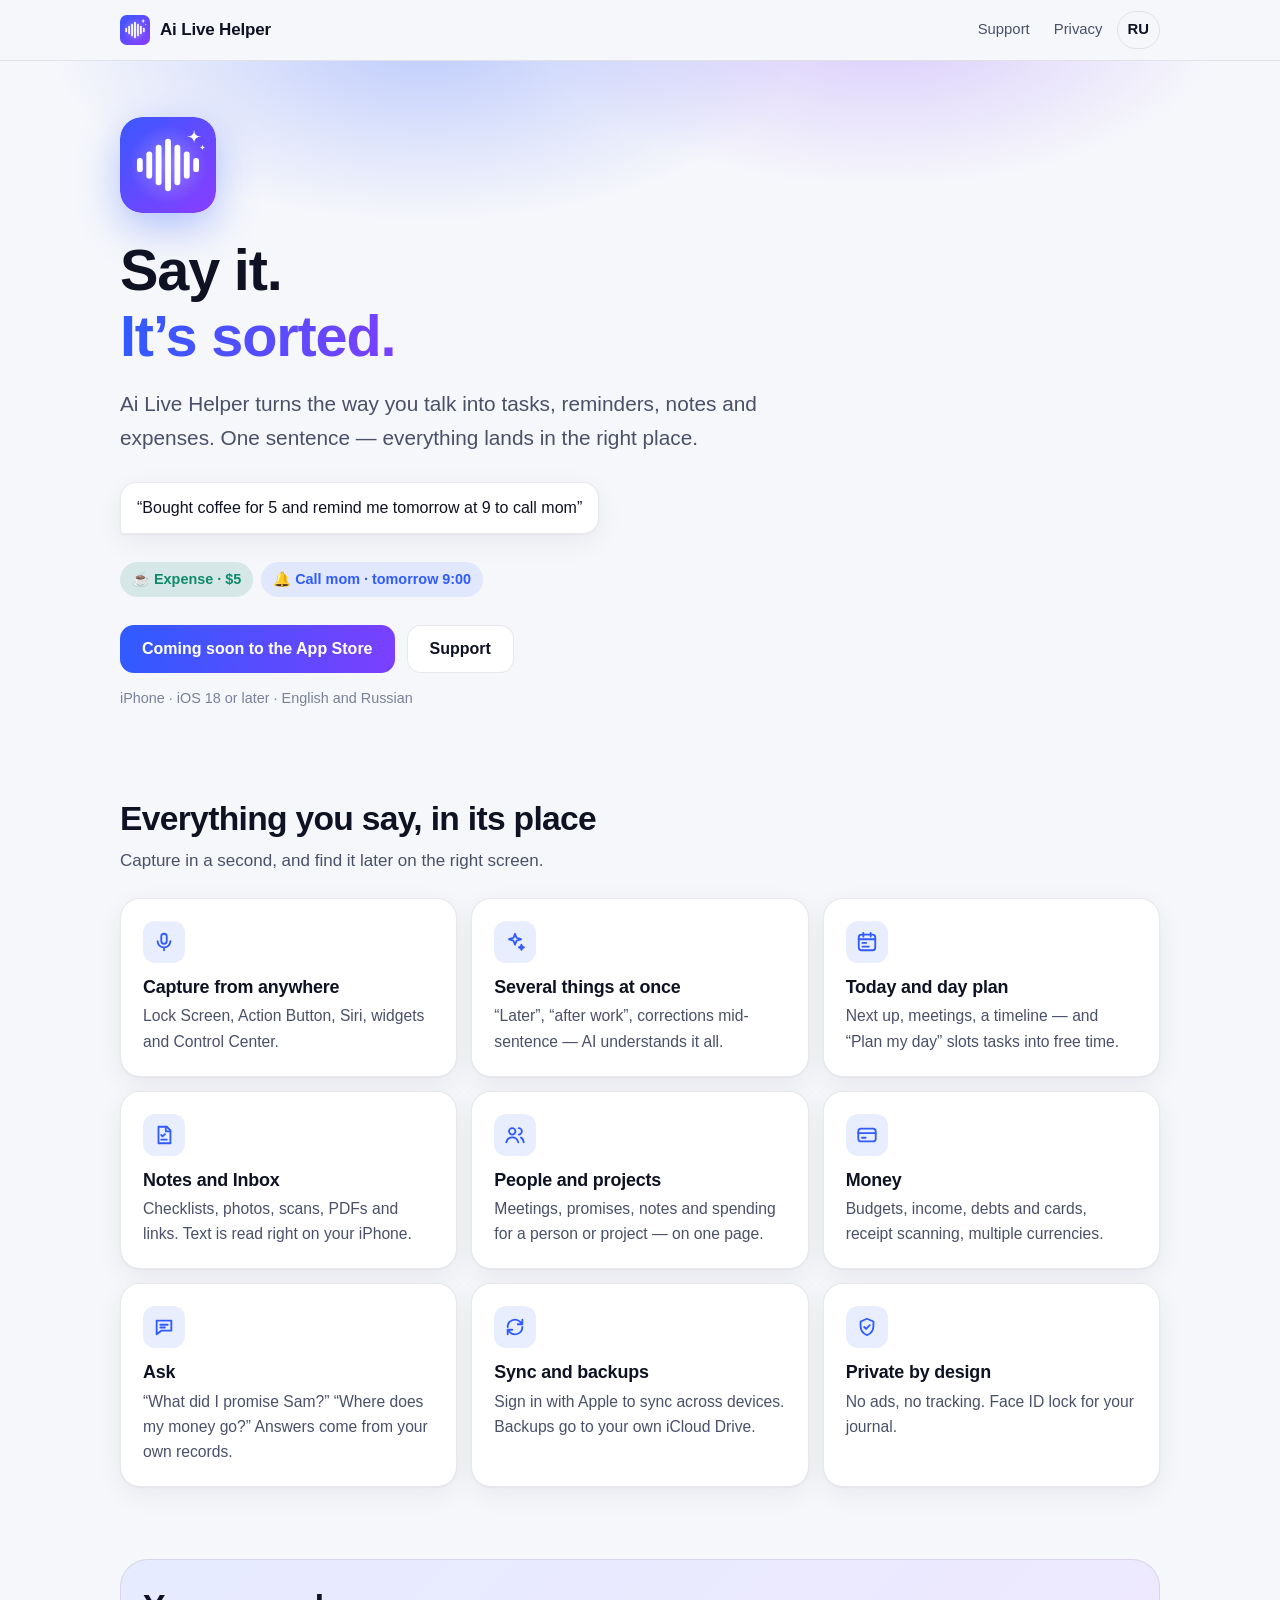
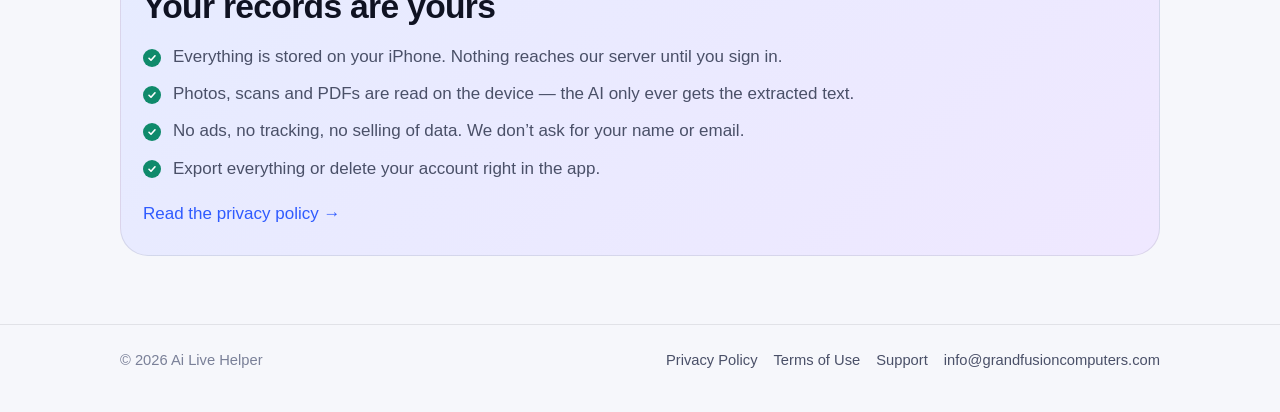
<file: index.html>
<!doctype html>
<html lang="ru">
<head>
<meta charset="utf-8">
<meta name="viewport" content="width=device-width, initial-scale=1, viewport-fit=cover">
<title>Ai Live Helper — скажи, и всё по местам</title>
<meta name="description" content="Ai Live Helper: дела, напоминания, заметки и траты голосом. Одна фраза — и всё разложено по местам. Say it. It’s sorted.">
<meta name="theme-color" content="#f6f7fb" media="(prefers-color-scheme: light)">
<meta name="theme-color" content="#0b0c14" media="(prefers-color-scheme: dark)">
<meta property="og:title" content="Ai Live Helper">
<meta property="og:description" content="Дела, напоминания, заметки и траты голосом. Say it. It’s sorted.">
<meta property="og:type" content="website">
<link rel="icon" href="icon.svg" type="image/svg+xml">
<link rel="apple-touch-icon" href="icon.svg">
<link rel="stylesheet" href="styles.css">
<!-- Язык: без #ru/#en показываем английский тем, у кого система не на русском. Больше скриптов на сайте нет. -->
<script>if(!location.hash&&!/^(ru|uk|be|kk)/i.test(navigator.language||""))location.replace("#en");</script>
</head>
<body>

<!-- ========================= ENGLISH ========================= -->
<div class="lang-en" id="en" lang="en">
<header class="site-header">
  <div class="wrap">
    <a class="brand" href="index.html#en"><img src="icon.svg" alt="" width="30" height="30">Ai Live Helper</a>
    <nav class="nav" aria-label="Site">
      <a href="support.html#en" class="hide-sm">Support</a>
      <a href="privacy.html#en" class="hide-sm">Privacy</a>
      <a class="switch" href="#ru" lang="ru" hreflang="ru" title="Русская версия">RU</a>
    </nav>
  </div>
</header>

<main>
  <div class="hero">
    <div class="wrap">
      <img class="icon" src="icon.svg" alt="Ai Live Helper app icon" width="96" height="96">
      <h1>Say it.<br><span class="grad">It’s sorted.</span></h1>
      <p class="lead">Ai Live Helper turns the way you talk into tasks, reminders, notes and expenses. One sentence — everything lands in the right place.</p>
      <p class="example">“Bought coffee for 5 and remind me tomorrow at 9 to call mom”</p>
      <div class="chips" aria-label="Result">
        <span class="chip money">☕ Expense · $5</span>
        <span class="chip">🔔 Call mom · tomorrow 9:00</span>
      </div>
      <div class="actions">
        <!-- Replace with the App Store link when the app is live. -->
        <a class="button" href="#en" aria-disabled="true">Coming soon to the App Store</a>
        <a class="button secondary" href="support.html#en">Support</a>
      </div>
      <p class="note" style="margin-top:14px">iPhone · iOS 18 or later · English and Russian</p>
    </div>
  </div>

  <section>
    <div class="wrap">
      <h2 class="section-title">Everything you say, in its place</h2>
      <p class="section-lead">Capture in a second, and find it later on the right screen.</p>
      <div class="grid three">
        <div class="card">
          <div class="glyph"><svg viewBox="0 0 24 24" fill="none" stroke="currentColor" stroke-width="2" stroke-linecap="round" stroke-linejoin="round" aria-hidden="true"><rect x="9" y="3" width="6" height="11" rx="3"/><path d="M5 11a7 7 0 0 0 14 0M12 18v3"/></svg></div>
          <h3>Capture from anywhere</h3>
          <p>Lock Screen, Action Button, Siri, widgets and Control Center.</p>
        </div>
        <div class="card">
          <div class="glyph"><svg viewBox="0 0 24 24" fill="none" stroke="currentColor" stroke-width="2" stroke-linecap="round" stroke-linejoin="round" aria-hidden="true"><path d="M12 3l1.8 4.6L18.5 9l-4.7 1.4L12 15l-1.8-4.6L5.5 9l4.7-1.4z"/><path d="M19 15l.8 2 2 .8-2 .8-.8 2-.8-2-2-.8 2-.8z"/></svg></div>
          <h3>Several things at once</h3>
          <p>“Later”, “after work”, corrections mid-sentence — AI understands it all.</p>
        </div>
        <div class="card">
          <div class="glyph"><svg viewBox="0 0 24 24" fill="none" stroke="currentColor" stroke-width="2" stroke-linecap="round" stroke-linejoin="round" aria-hidden="true"><rect x="3" y="4" width="18" height="17" rx="3"/><path d="M3 9h18M8 2v4M16 2v4M7 13h4M7 17h7"/></svg></div>
          <h3>Today and day plan</h3>
          <p>Next up, meetings, a timeline — and “Plan my day” slots tasks into free time.</p>
        </div>
        <div class="card">
          <div class="glyph"><svg viewBox="0 0 24 24" fill="none" stroke="currentColor" stroke-width="2" stroke-linecap="round" stroke-linejoin="round" aria-hidden="true"><path d="M6 3h9l4 4v14H6z"/><path d="M14 3v5h5M9 12l1.5 1.5L13 11M9 17h6"/></svg></div>
          <h3>Notes and Inbox</h3>
          <p>Checklists, photos, scans, PDFs and links. Text is read right on your iPhone.</p>
        </div>
        <div class="card">
          <div class="glyph"><svg viewBox="0 0 24 24" fill="none" stroke="currentColor" stroke-width="2" stroke-linecap="round" stroke-linejoin="round" aria-hidden="true"><circle cx="9" cy="8" r="3.5"/><path d="M2.5 20c.8-3.6 3.4-5.5 6.5-5.5s5.7 1.9 6.5 5.5"/><path d="M16 4.5a3.5 3.5 0 0 1 0 7M18.5 14.8c1.6.8 2.6 2.5 3 5.2"/></svg></div>
          <h3>People and projects</h3>
          <p>Meetings, promises, notes and spending for a person or project — on one page.</p>
        </div>
        <div class="card">
          <div class="glyph"><svg viewBox="0 0 24 24" fill="none" stroke="currentColor" stroke-width="2" stroke-linecap="round" stroke-linejoin="round" aria-hidden="true"><rect x="2.5" y="5" width="19" height="14" rx="3"/><path d="M2.5 10h19M6.5 15h4"/></svg></div>
          <h3>Money</h3>
          <p>Budgets, income, debts and cards, receipt scanning, multiple currencies.</p>
        </div>
        <div class="card">
          <div class="glyph"><svg viewBox="0 0 24 24" fill="none" stroke="currentColor" stroke-width="2" stroke-linecap="round" stroke-linejoin="round" aria-hidden="true"><path d="M4 5h16v11H9l-5 4z"/><path d="M8 9.5h8M8 12.5h5"/></svg></div>
          <h3>Ask</h3>
          <p>“What did I promise Sam?” “Where does my money go?” Answers come from your own records.</p>
        </div>
        <div class="card">
          <div class="glyph"><svg viewBox="0 0 24 24" fill="none" stroke="currentColor" stroke-width="2" stroke-linecap="round" stroke-linejoin="round" aria-hidden="true"><path d="M4 12a8 8 0 0 1 13.7-5.6L20 9M20 4v5h-5M20 12a8 8 0 0 1-13.7 5.6L4 15M4 20v-5h5"/></svg></div>
          <h3>Sync and backups</h3>
          <p>Sign in with Apple to sync across devices. Backups go to your own iCloud Drive.</p>
        </div>
        <div class="card">
          <div class="glyph"><svg viewBox="0 0 24 24" fill="none" stroke="currentColor" stroke-width="2" stroke-linecap="round" stroke-linejoin="round" aria-hidden="true"><path d="M12 3l7 3v5c0 4.6-3 8.4-7 10-4-1.6-7-5.4-7-10V6z"/><path d="M9 12l2 2 4-4"/></svg></div>
          <h3>Private by design</h3>
          <p>No ads, no tracking. Face ID lock for your journal.</p>
        </div>
      </div>
    </div>
  </section>

  <section>
    <div class="wrap">
      <div class="privacy-band">
        <h2 class="section-title">Your records are yours</h2>
        <ul class="checks">
          <li>Everything is stored on your iPhone. Nothing reaches our server until you sign in.</li>
          <li>Photos, scans and PDFs are read on the device — the AI only ever gets the extracted text.</li>
          <li>No ads, no tracking, no selling of data. We don’t ask for your name or email.</li>
          <li>Export everything or delete your account right in the app.</li>
        </ul>
        <p style="margin:18px 0 0"><a href="privacy.html#en">Read the privacy policy →</a></p>
      </div>
    </div>
  </section>
</main>

<footer class="site-footer">
  <div class="wrap">
    <span>© 2026 Ai Live Helper</span>
    <nav aria-label="Footer">
      <a href="privacy.html#en">Privacy Policy</a>
      <a href="terms.html#en">Terms of Use</a>
      <a href="support.html#en">Support</a>
      <a href="mailto:info@grandfusioncomputers.com">info@grandfusioncomputers.com</a>
    </nav>
  </div>
</footer>
</div>

<!-- ========================= РУССКИЙ ========================= -->
<div class="lang-ru" id="ru" lang="ru">
<header class="site-header">
  <div class="wrap">
    <a class="brand" href="index.html#ru"><img src="icon.svg" alt="" width="30" height="30">Ai Live Helper</a>
    <nav class="nav" aria-label="Сайт">
      <a href="support.html#ru" class="hide-sm">Поддержка</a>
      <a href="privacy.html#ru" class="hide-sm">Конфиденциальность</a>
      <a class="switch" href="#en" lang="en" hreflang="en" title="English version">EN</a>
    </nav>
  </div>
</header>

<main>
  <div class="hero">
    <div class="wrap">
      <img class="icon" src="icon.svg" alt="Значок приложения Ai Live Helper" width="96" height="96">
      <h1>Скажи —<br><span class="grad">и всё по местам.</span></h1>
      <p class="lead">Ai Live Helper превращает обычную речь в дела, напоминания, заметки и траты. Одна фраза — и всё разложено по своим местам.</p>
      <p class="example">«Купил кофе за 300 и напомни завтра в 9 позвонить маме»</p>
      <div class="chips" aria-label="Результат">
        <span class="chip money">☕ Трата · 300 ₽</span>
        <span class="chip">🔔 Позвонить маме · завтра 9:00</span>
      </div>
      <div class="actions">
        <!-- Заменить ссылкой на App Store после публикации. -->
        <a class="button" href="#ru" aria-disabled="true">Скоро в App Store</a>
        <a class="button secondary" href="support.html#ru">Поддержка</a>
      </div>
      <p class="note" style="margin-top:14px">iPhone · iOS 18 и новее · русский и английский</p>
    </div>
  </div>

  <section>
    <div class="wrap">
      <h2 class="section-title">Всё сказанное — на своих местах</h2>
      <p class="section-lead">Записать за секунду, а потом найти на нужном экране.</p>
      <div class="grid three">
        <div class="card">
          <div class="glyph"><svg viewBox="0 0 24 24" fill="none" stroke="currentColor" stroke-width="2" stroke-linecap="round" stroke-linejoin="round" aria-hidden="true"><rect x="9" y="3" width="6" height="11" rx="3"/><path d="M5 11a7 7 0 0 0 14 0M12 18v3"/></svg></div>
          <h3>Голосом откуда угодно</h3>
          <p>Экран блокировки, кнопка действия, Siri, виджеты и Пункт управления.</p>
        </div>
        <div class="card">
          <div class="glyph"><svg viewBox="0 0 24 24" fill="none" stroke="currentColor" stroke-width="2" stroke-linecap="round" stroke-linejoin="round" aria-hidden="true"><path d="M12 3l1.8 4.6L18.5 9l-4.7 1.4L12 15l-1.8-4.6L5.5 9l4.7-1.4z"/><path d="M19 15l.8 2 2 .8-2 .8-.8 2-.8-2-2-.8 2-.8z"/></svg></div>
          <h3>Несколько дел в одной фразе</h3>
          <p>«Потом», «после работы», оговорки на ходу — нейросеть понимает.</p>
        </div>
        <div class="card">
          <div class="glyph"><svg viewBox="0 0 24 24" fill="none" stroke="currentColor" stroke-width="2" stroke-linecap="round" stroke-linejoin="round" aria-hidden="true"><rect x="3" y="4" width="18" height="17" rx="3"/><path d="M3 9h18M8 2v4M16 2v4M7 13h4M7 17h7"/></svg></div>
          <h3>Сегодня и план дня</h3>
          <p>Главное дело, встречи, шкала дня — и «Распланировать мой день» по свободным окнам.</p>
        </div>
        <div class="card">
          <div class="glyph"><svg viewBox="0 0 24 24" fill="none" stroke="currentColor" stroke-width="2" stroke-linecap="round" stroke-linejoin="round" aria-hidden="true"><path d="M6 3h9l4 4v14H6z"/><path d="M14 3v5h5M9 12l1.5 1.5L13 11M9 17h6"/></svg></div>
          <h3>Заметки и входящие</h3>
          <p>Чек-листы, фото, сканы, PDF и ссылки. Текст распознаётся прямо на телефоне.</p>
        </div>
        <div class="card">
          <div class="glyph"><svg viewBox="0 0 24 24" fill="none" stroke="currentColor" stroke-width="2" stroke-linecap="round" stroke-linejoin="round" aria-hidden="true"><circle cx="9" cy="8" r="3.5"/><path d="M2.5 20c.8-3.6 3.4-5.5 6.5-5.5s5.7 1.9 6.5 5.5"/><path d="M16 4.5a3.5 3.5 0 0 1 0 7M18.5 14.8c1.6.8 2.6 2.5 3 5.2"/></svg></div>
          <h3>Люди и проекты</h3>
          <p>Встречи, обещания, заметки и траты человека или проекта — на одной странице.</p>
        </div>
        <div class="card">
          <div class="glyph"><svg viewBox="0 0 24 24" fill="none" stroke="currentColor" stroke-width="2" stroke-linecap="round" stroke-linejoin="round" aria-hidden="true"><rect x="2.5" y="5" width="19" height="14" rx="3"/><path d="M2.5 10h19M6.5 15h4"/></svg></div>
          <h3>Деньги</h3>
          <p>Бюджеты, доходы, долги и карты, чеки по фото, разные валюты.</p>
        </div>
        <div class="card">
          <div class="glyph"><svg viewBox="0 0 24 24" fill="none" stroke="currentColor" stroke-width="2" stroke-linecap="round" stroke-linejoin="round" aria-hidden="true"><path d="M4 5h16v11H9l-5 4z"/><path d="M8 9.5h8M8 12.5h5"/></svg></div>
          <h3>Чат «Спросить»</h3>
          <p>«Что я обещал Саше?», «На что я много трачу?» — ответ только по вашим записям.</p>
        </div>
        <div class="card">
          <div class="glyph"><svg viewBox="0 0 24 24" fill="none" stroke="currentColor" stroke-width="2" stroke-linecap="round" stroke-linejoin="round" aria-hidden="true"><path d="M4 12a8 8 0 0 1 13.7-5.6L20 9M20 4v5h-5M20 12a8 8 0 0 1-13.7 5.6L4 15M4 20v-5h5"/></svg></div>
          <h3>Синхронизация и копии</h3>
          <p>Вход через Apple — записи на всех ваших устройствах. Резервные копии — в вашем iCloud Drive.</p>
        </div>
        <div class="card">
          <div class="glyph"><svg viewBox="0 0 24 24" fill="none" stroke="currentColor" stroke-width="2" stroke-linecap="round" stroke-linejoin="round" aria-hidden="true"><path d="M12 3l7 3v5c0 4.6-3 8.4-7 10-4-1.6-7-5.4-7-10V6z"/><path d="M9 12l2 2 4-4"/></svg></div>
          <h3>Приватно</h3>
          <p>Без рекламы и трекинга. Дневник можно закрыть Face ID.</p>
        </div>
      </div>
    </div>
  </section>

  <section>
    <div class="wrap">
      <div class="privacy-band">
        <h2 class="section-title">Ваши записи — ваши</h2>
        <ul class="checks">
          <li>Всё хранится на телефоне. На наш сервер ничего не уходит, пока вы не вошли.</li>
          <li>Фото, сканы и PDF распознаются на устройстве — нейросеть получает только текст.</li>
          <li>Нет рекламы, трекинга и продажи данных. Имя и почту мы не запрашиваем.</li>
          <li>Выгрузить все данные или удалить аккаунт можно прямо в приложении.</li>
        </ul>
        <p style="margin:18px 0 0"><a href="privacy.html#ru">Политика конфиденциальности →</a></p>
      </div>
    </div>
  </section>
</main>

<footer class="site-footer">
  <div class="wrap">
    <span>© 2026 Ai Live Helper</span>
    <nav aria-label="Подвал">
      <a href="privacy.html#ru">Конфиденциальность</a>
      <a href="terms.html#ru">Условия использования</a>
      <a href="support.html#ru">Поддержка</a>
      <a href="mailto:info@grandfusioncomputers.com">info@grandfusioncomputers.com</a>
    </nav>
  </div>
</footer>
</div>

</body>
</html>
</file>
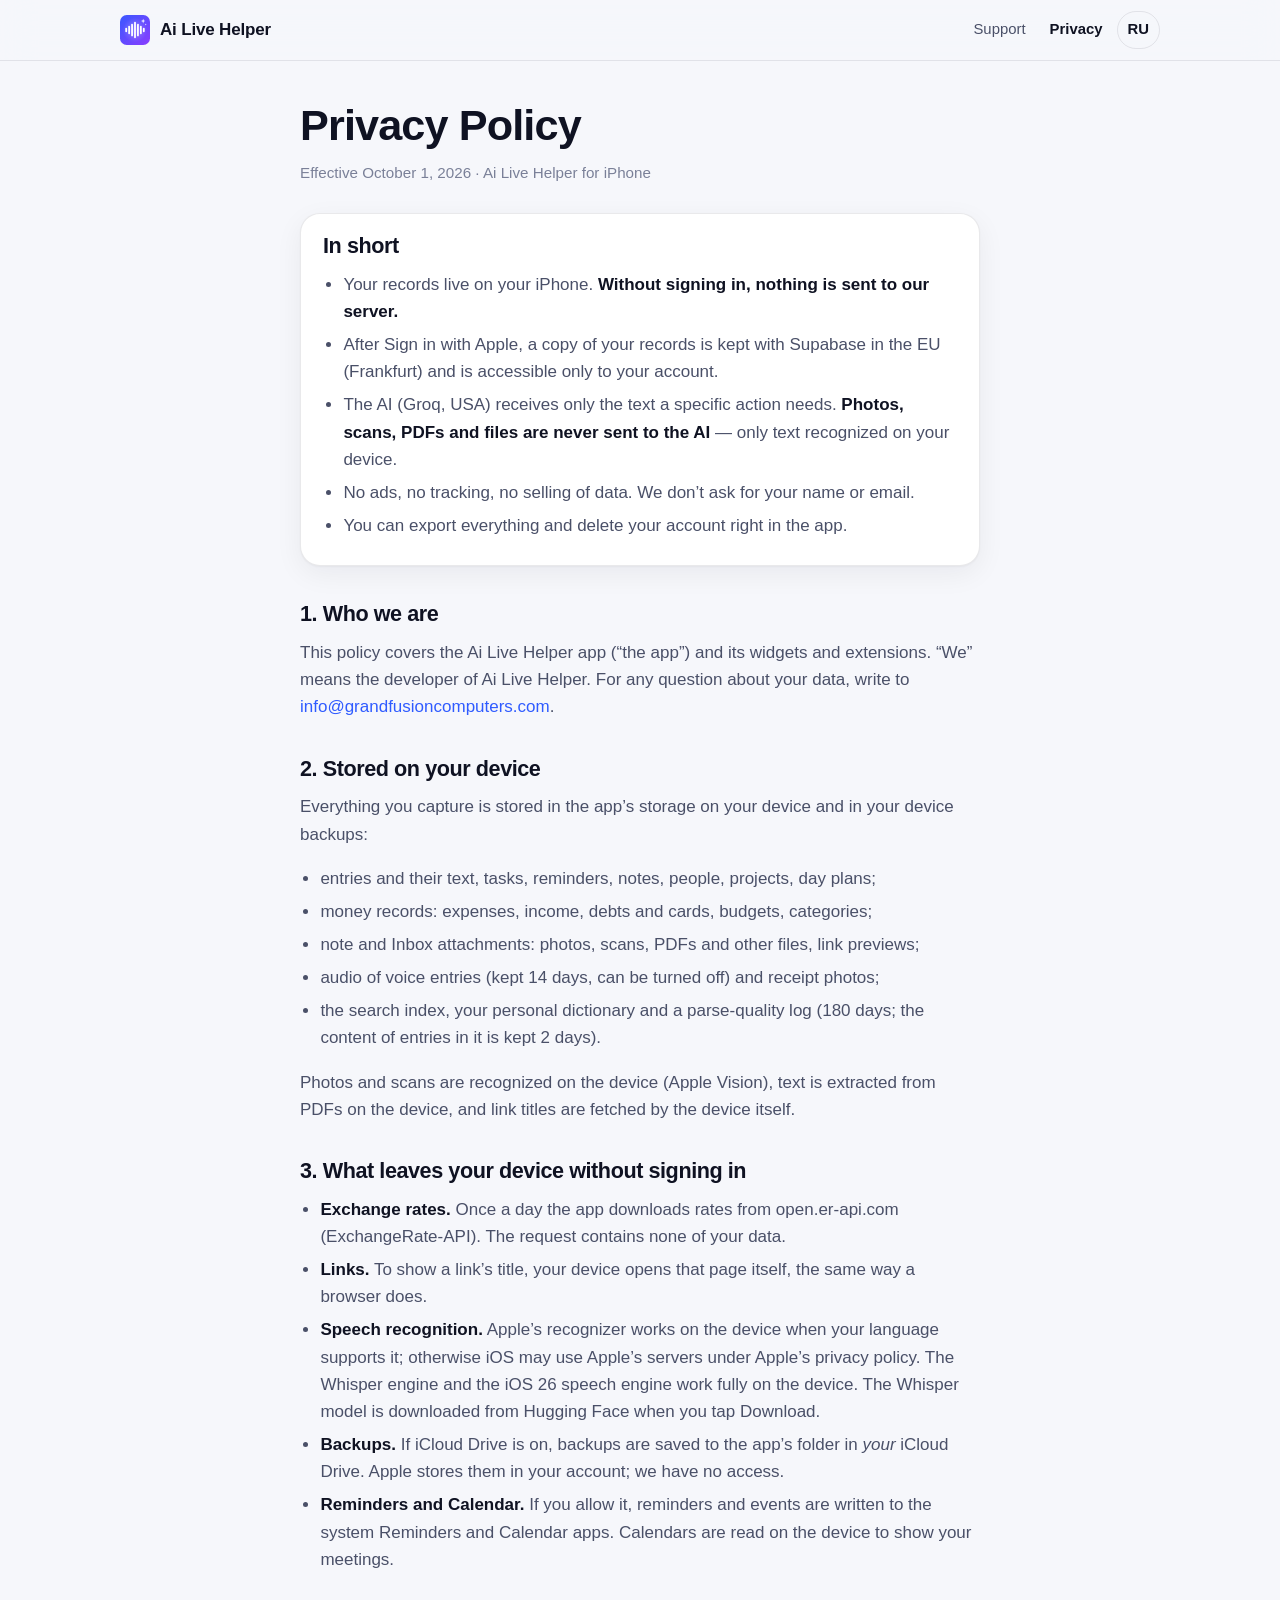
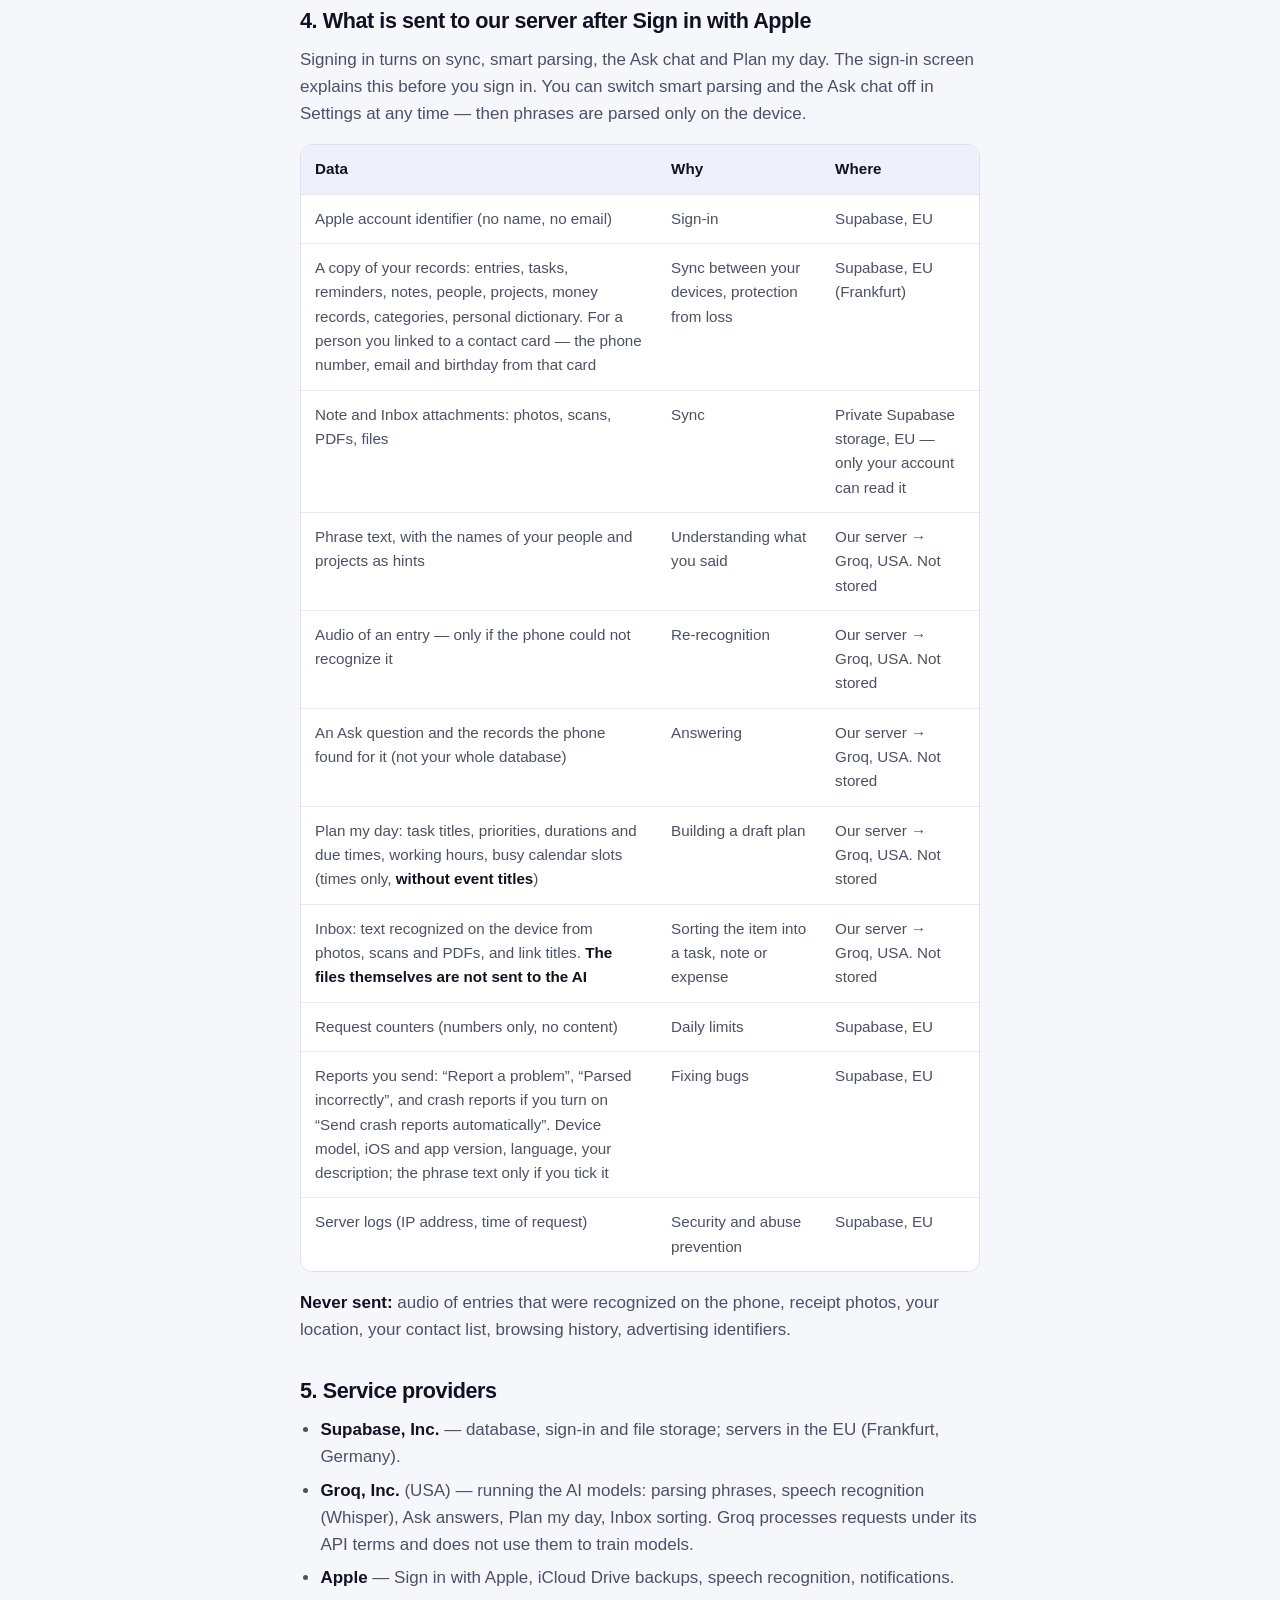
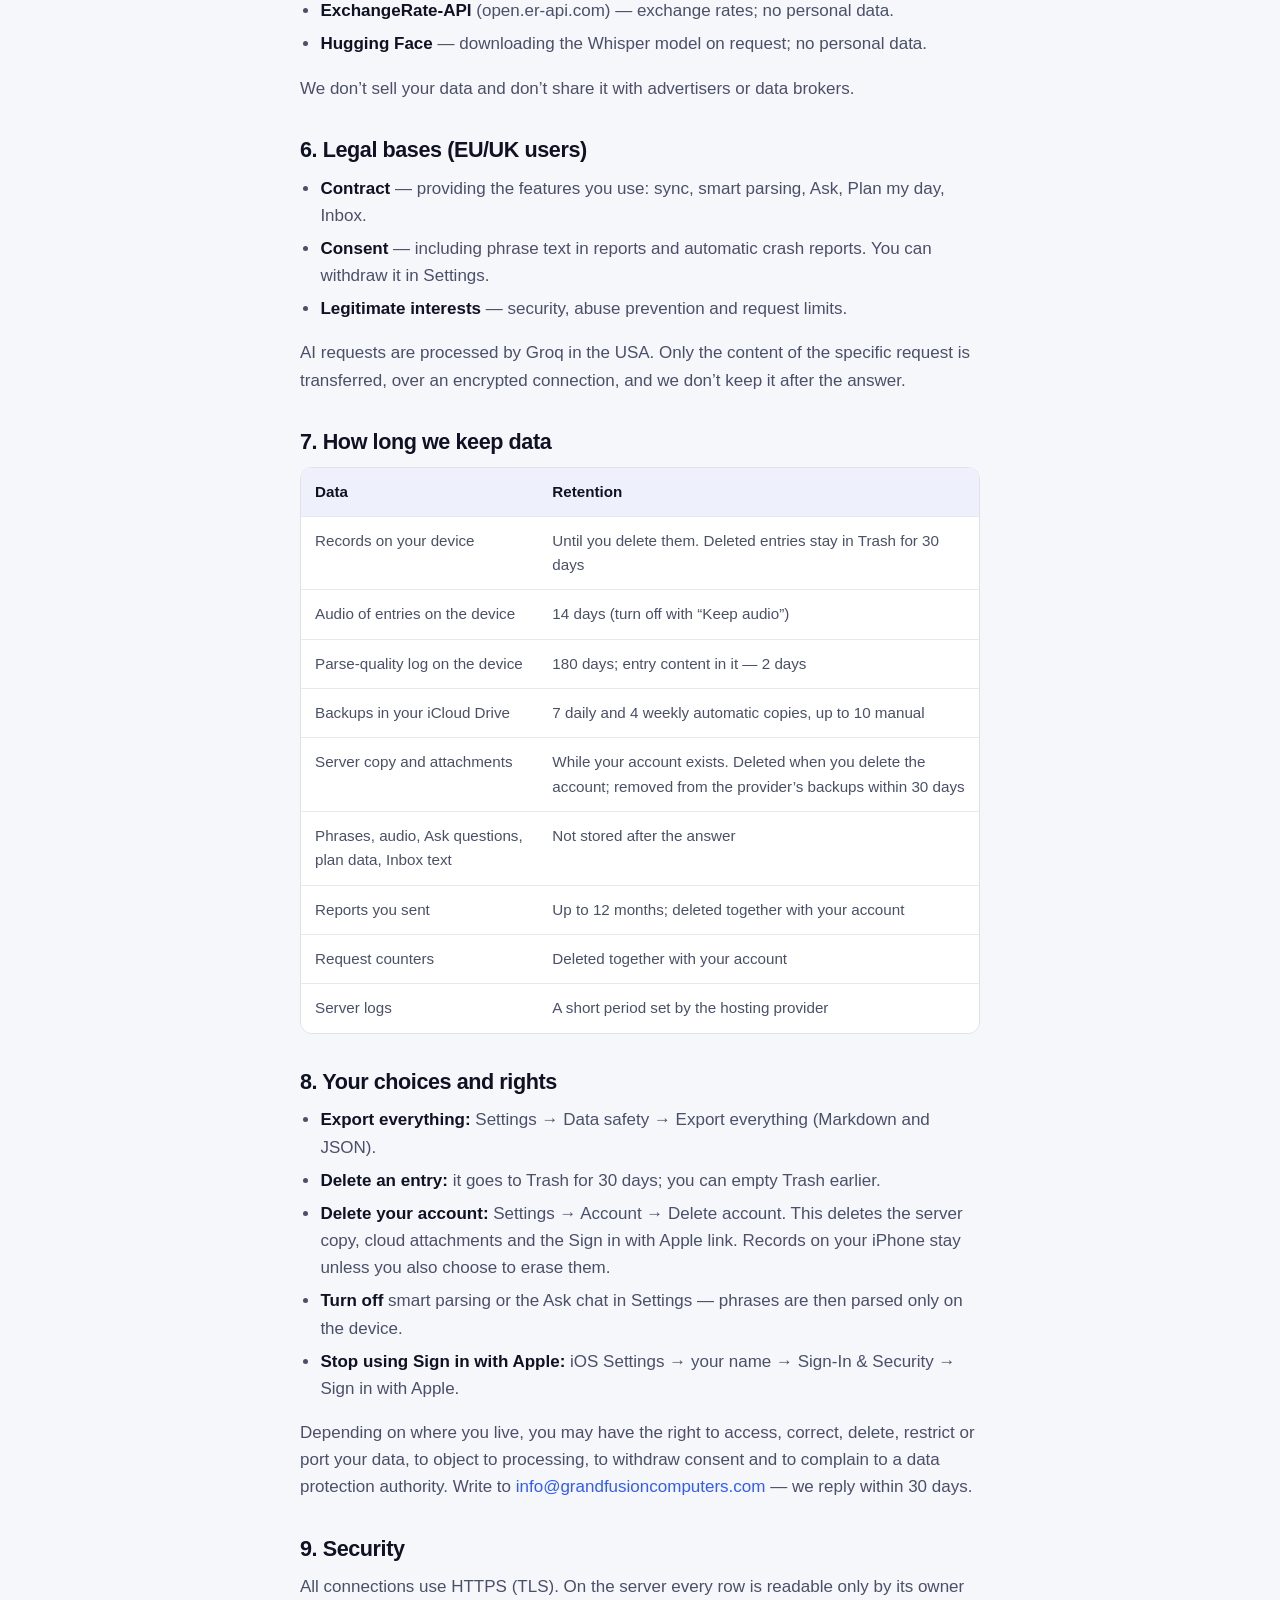
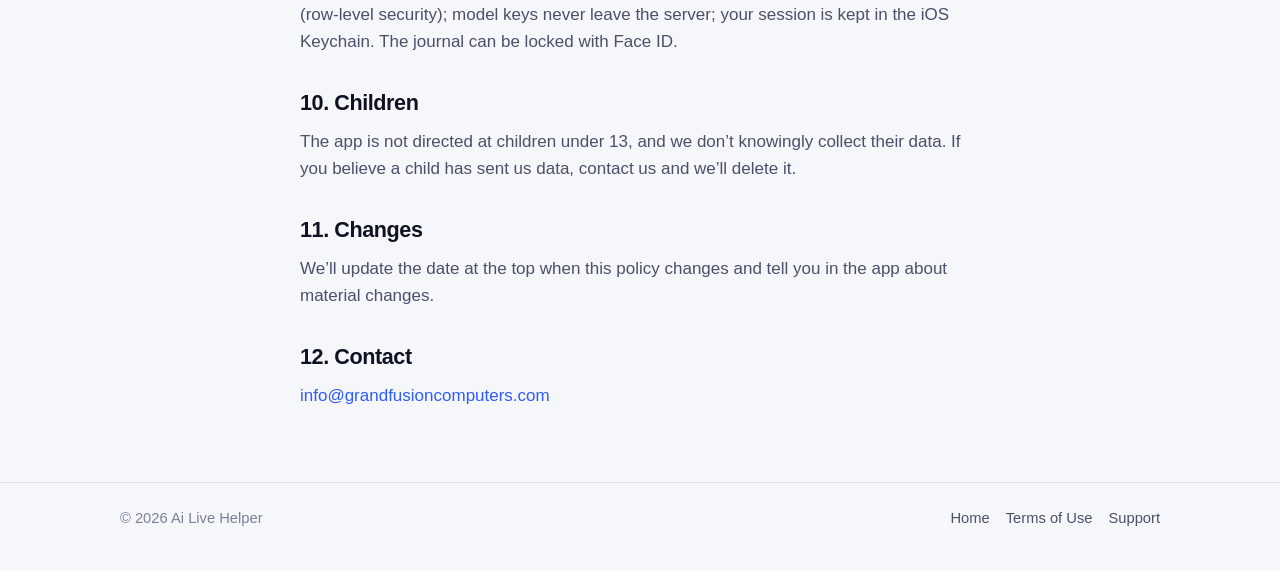
<file: privacy.html>
<!doctype html>
<html lang="ru">
<head>
<meta charset="utf-8">
<meta name="viewport" content="width=device-width, initial-scale=1, viewport-fit=cover">
<title>Политика конфиденциальности · Privacy Policy — Ai Live Helper</title>
<meta name="description" content="Какие данные Ai Live Helper хранит на телефоне, что и зачем уходит на сервер, сроки хранения и ваши права. What Ai Live Helper stores, what leaves your device and why, retention and your rights.">
<meta name="theme-color" content="#f6f7fb" media="(prefers-color-scheme: light)">
<meta name="theme-color" content="#0b0c14" media="(prefers-color-scheme: dark)">
<link rel="icon" href="icon.svg" type="image/svg+xml">
<link rel="stylesheet" href="styles.css">
<script>if(!location.hash&&!/^(ru|uk|be|kk)/i.test(navigator.language||""))location.replace("#en");</script>
</head>
<body>

<!-- ========================= ENGLISH ========================= -->
<div class="lang-en" id="en" lang="en">
<header class="site-header">
  <div class="wrap">
    <a class="brand" href="index.html#en"><img src="icon.svg" alt="" width="30" height="30">Ai Live Helper</a>
    <nav class="nav" aria-label="Site">
      <a href="support.html#en" class="hide-sm">Support</a>
      <a href="privacy.html#en" aria-current="page" class="hide-sm">Privacy</a>
      <a class="switch" href="#ru" lang="ru" hreflang="ru" title="Русская версия">RU</a>
    </nav>
  </div>
</header>

<main class="doc">
  <div class="wrap prose">
    <h1>Privacy Policy</h1>
    <p class="meta">Effective October 1, 2026 · Ai Live Helper for iPhone</p>

    <div class="summary">
      <h2 style="margin-top:0">In short</h2>
      <ul>
        <li>Your records live on your iPhone. <strong>Without signing in, nothing is sent to our server.</strong></li>
        <li>After Sign in with Apple, a copy of your records is kept with Supabase in the EU (Frankfurt) and is accessible only to your account.</li>
        <li>The AI (Groq, USA) receives only the text a specific action needs. <strong>Photos, scans, PDFs and files are never sent to the AI</strong> — only text recognized on your device.</li>
        <li>No ads, no tracking, no selling of data. We don’t ask for your name or email.</li>
        <li>You can export everything and delete your account right in the app.</li>
      </ul>
    </div>

    <h2>1. Who we are</h2>
    <p>This policy covers the Ai Live Helper app (“the app”) and its widgets and extensions. “We” means the developer of Ai Live Helper. For any question about your data, write to <a href="mailto:info@grandfusioncomputers.com">info@grandfusioncomputers.com</a>.</p>

    <h2>2. Stored on your device</h2>
    <p>Everything you capture is stored in the app’s storage on your device and in your device backups:</p>
    <ul>
      <li>entries and their text, tasks, reminders, notes, people, projects, day plans;</li>
      <li>money records: expenses, income, debts and cards, budgets, categories;</li>
      <li>note and Inbox attachments: photos, scans, PDFs and other files, link previews;</li>
      <li>audio of voice entries (kept 14 days, can be turned off) and receipt photos;</li>
      <li>the search index, your personal dictionary and a parse-quality log (180 days; the content of entries in it is kept 2 days).</li>
    </ul>
    <p>Photos and scans are recognized on the device (Apple Vision), text is extracted from PDFs on the device, and link titles are fetched by the device itself.</p>

    <h2>3. What leaves your device without signing in</h2>
    <ul>
      <li><strong>Exchange rates.</strong> Once a day the app downloads rates from open.er-api.com (ExchangeRate-API). The request contains none of your data.</li>
      <li><strong>Links.</strong> To show a link’s title, your device opens that page itself, the same way a browser does.</li>
      <li><strong>Speech recognition.</strong> Apple’s recognizer works on the device when your language supports it; otherwise iOS may use Apple’s servers under Apple’s privacy policy. The Whisper engine and the iOS 26 speech engine work fully on the device. The Whisper model is downloaded from Hugging Face when you tap Download.</li>
      <li><strong>Backups.</strong> If iCloud Drive is on, backups are saved to the app’s folder in <em>your</em> iCloud Drive. Apple stores them in your account; we have no access.</li>
      <li><strong>Reminders and Calendar.</strong> If you allow it, reminders and events are written to the system Reminders and Calendar apps. Calendars are read on the device to show your meetings.</li>
    </ul>

    <h2>4. What is sent to our server after Sign in with Apple</h2>
    <p>Signing in turns on sync, smart parsing, the Ask chat and Plan my day. The sign-in screen explains this before you sign in. You can switch smart parsing and the Ask chat off in Settings at any time — then phrases are parsed only on the device.</p>
    <div class="table-wrap">
      <table>
        <thead><tr><th>Data</th><th>Why</th><th>Where</th></tr></thead>
        <tbody>
          <tr><td>Apple account identifier (no name, no email)</td><td>Sign-in</td><td>Supabase, EU</td></tr>
          <tr><td>A copy of your records: entries, tasks, reminders, notes, people, projects, money records, categories, personal dictionary. For a person you linked to a contact card — the phone number, email and birthday from that card</td><td>Sync between your devices, protection from loss</td><td>Supabase, EU (Frankfurt)</td></tr>
          <tr><td>Note and Inbox attachments: photos, scans, PDFs, files</td><td>Sync</td><td>Private Supabase storage, EU — only your account can read it</td></tr>
          <tr><td>Phrase text, with the names of your people and projects as hints</td><td>Understanding what you said</td><td>Our server → Groq, USA. Not stored</td></tr>
          <tr><td>Audio of an entry — only if the phone could not recognize it</td><td>Re-recognition</td><td>Our server → Groq, USA. Not stored</td></tr>
          <tr><td>An Ask question and the records the phone found for it (not your whole database)</td><td>Answering</td><td>Our server → Groq, USA. Not stored</td></tr>
          <tr><td>Plan my day: task titles, priorities, durations and due times, working hours, busy calendar slots (times only, <strong>without event titles</strong>)</td><td>Building a draft plan</td><td>Our server → Groq, USA. Not stored</td></tr>
          <tr><td>Inbox: text recognized on the device from photos, scans and PDFs, and link titles. <strong>The files themselves are not sent to the AI</strong></td><td>Sorting the item into a task, note or expense</td><td>Our server → Groq, USA. Not stored</td></tr>
          <tr><td>Request counters (numbers only, no content)</td><td>Daily limits</td><td>Supabase, EU</td></tr>
          <tr><td>Reports you send: “Report a problem”, “Parsed incorrectly”, and crash reports if you turn on “Send crash reports automatically”. Device model, iOS and app version, language, your description; the phrase text only if you tick it</td><td>Fixing bugs</td><td>Supabase, EU</td></tr>
          <tr><td>Server logs (IP address, time of request)</td><td>Security and abuse prevention</td><td>Supabase, EU</td></tr>
        </tbody>
      </table>
    </div>
    <p><strong>Never sent:</strong> audio of entries that were recognized on the phone, receipt photos, your location, your contact list, browsing history, advertising identifiers.</p>

    <h2>5. Service providers</h2>
    <ul>
      <li><strong>Supabase, Inc.</strong> — database, sign-in and file storage; servers in the EU (Frankfurt, Germany).</li>
      <li><strong>Groq, Inc.</strong> (USA) — running the AI models: parsing phrases, speech recognition (Whisper), Ask answers, Plan my day, Inbox sorting. Groq processes requests under its API terms and does not use them to train models.</li>
      <li><strong>Apple</strong> — Sign in with Apple, iCloud Drive backups, speech recognition, notifications.</li>
      <li><strong>ExchangeRate-API</strong> (open.er-api.com) — exchange rates; no personal data.</li>
      <li><strong>Hugging Face</strong> — downloading the Whisper model on request; no personal data.</li>
    </ul>
    <p>We don’t sell your data and don’t share it with advertisers or data brokers.</p>

    <h2>6. Legal bases (EU/UK users)</h2>
    <ul>
      <li><strong>Contract</strong> — providing the features you use: sync, smart parsing, Ask, Plan my day, Inbox.</li>
      <li><strong>Consent</strong> — including phrase text in reports and automatic crash reports. You can withdraw it in Settings.</li>
      <li><strong>Legitimate interests</strong> — security, abuse prevention and request limits.</li>
    </ul>
    <p>AI requests are processed by Groq in the USA. Only the content of the specific request is transferred, over an encrypted connection, and we don’t keep it after the answer.</p>

    <h2>7. How long we keep data</h2>
    <div class="table-wrap">
      <table>
        <thead><tr><th>Data</th><th>Retention</th></tr></thead>
        <tbody>
          <tr><td>Records on your device</td><td>Until you delete them. Deleted entries stay in Trash for 30 days</td></tr>
          <tr><td>Audio of entries on the device</td><td>14 days (turn off with “Keep audio”)</td></tr>
          <tr><td>Parse-quality log on the device</td><td>180 days; entry content in it — 2 days</td></tr>
          <tr><td>Backups in your iCloud Drive</td><td>7 daily and 4 weekly automatic copies, up to 10 manual</td></tr>
          <tr><td>Server copy and attachments</td><td>While your account exists. Deleted when you delete the account; removed from the provider’s backups within 30 days</td></tr>
          <tr><td>Phrases, audio, Ask questions, plan data, Inbox text</td><td>Not stored after the answer</td></tr>
          <tr><td>Reports you sent</td><td>Up to 12 months; deleted together with your account</td></tr>
          <tr><td>Request counters</td><td>Deleted together with your account</td></tr>
          <tr><td>Server logs</td><td>A short period set by the hosting provider</td></tr>
        </tbody>
      </table>
    </div>

    <h2>8. Your choices and rights</h2>
    <ul>
      <li><strong>Export everything:</strong> Settings → Data safety → Export everything (Markdown and JSON).</li>
      <li><strong>Delete an entry:</strong> it goes to Trash for 30 days; you can empty Trash earlier.</li>
      <li><strong>Delete your account:</strong> Settings → Account → Delete account. This deletes the server copy, cloud attachments and the Sign in with Apple link. Records on your iPhone stay unless you also choose to erase them.</li>
      <li><strong>Turn off</strong> smart parsing or the Ask chat in Settings — phrases are then parsed only on the device.</li>
      <li><strong>Stop using Sign in with Apple:</strong> iOS Settings → your name → Sign-In &amp; Security → Sign in with Apple.</li>
    </ul>
    <p>Depending on where you live, you may have the right to access, correct, delete, restrict or port your data, to object to processing, to withdraw consent and to complain to a data protection authority. Write to <a href="mailto:info@grandfusioncomputers.com">info@grandfusioncomputers.com</a> — we reply within 30 days.</p>

    <h2>9. Security</h2>
    <p>All connections use HTTPS (TLS). On the server every row is readable only by its owner (row-level security); model keys never leave the server; your session is kept in the iOS Keychain. The journal can be locked with Face ID.</p>

    <h2>10. Children</h2>
    <p>The app is not directed at children under 13, and we don’t knowingly collect their data. If you believe a child has sent us data, contact us and we’ll delete it.</p>

    <h2>11. Changes</h2>
    <p>We’ll update the date at the top when this policy changes and tell you in the app about material changes.</p>

    <h2>12. Contact</h2>
    <p><a href="mailto:info@grandfusioncomputers.com">info@grandfusioncomputers.com</a></p>
  </div>
</main>

<footer class="site-footer">
  <div class="wrap">
    <span>© 2026 Ai Live Helper</span>
    <nav aria-label="Footer">
      <a href="index.html#en">Home</a>
      <a href="terms.html#en">Terms of Use</a>
      <a href="support.html#en">Support</a>
    </nav>
  </div>
</footer>
</div>

<!-- ========================= РУССКИЙ ========================= -->
<div class="lang-ru" id="ru" lang="ru">
<header class="site-header">
  <div class="wrap">
    <a class="brand" href="index.html#ru"><img src="icon.svg" alt="" width="30" height="30">Ai Live Helper</a>
    <nav class="nav" aria-label="Сайт">
      <a href="support.html#ru" class="hide-sm">Поддержка</a>
      <a href="privacy.html#ru" aria-current="page" class="hide-sm">Конфиденциальность</a>
      <a class="switch" href="#en" lang="en" hreflang="en" title="English version">EN</a>
    </nav>
  </div>
</header>

<main class="doc">
  <div class="wrap prose">
    <h1>Политика конфиденциальности</h1>
    <p class="meta">Действует с 1 октября 2026 г. · Ai Live Helper для iPhone</p>

    <div class="summary">
      <h2 style="margin-top:0">Коротко</h2>
      <ul>
        <li>Ваши записи хранятся на iPhone. <strong>Без входа на наш сервер ничего не уходит.</strong></li>
        <li>После входа через Apple копия записей хранится в Supabase в ЕС (Франкфурт) и доступна только вашему аккаунту.</li>
        <li>Нейросеть (Groq, США) получает только тот текст, который нужен для конкретного действия. <strong>Фото, сканы, PDF и файлы нейросети не отправляются</strong> — только распознанный на телефоне текст.</li>
        <li>Нет рекламы, трекинга и продажи данных. Имя и почту мы не запрашиваем.</li>
        <li>Выгрузить все данные и удалить аккаунт можно прямо в приложении.</li>
      </ul>
    </div>

    <h2>1. Кто мы</h2>
    <p>Политика относится к приложению Ai Live Helper («приложение»), его виджетам и расширениям. «Мы» — разработчик Ai Live Helper. По любым вопросам о данных пишите на <a href="mailto:info@grandfusioncomputers.com">info@grandfusioncomputers.com</a>.</p>

    <h2>2. Что хранится на устройстве</h2>
    <p>Всё, что вы записываете, хранится в памяти приложения на устройстве и в его резервных копиях:</p>
    <ul>
      <li>записи и их текст, дела, напоминания, заметки, люди, проекты, планы дня;</li>
      <li>деньги: траты, доходы, долги и карты, бюджеты, категории;</li>
      <li>вложения заметок и входящих: фото, сканы, PDF и другие файлы, карточки ссылок;</li>
      <li>звук голосовых записей (14 дней, можно выключить) и фото чеков;</li>
      <li>поисковый индекс, личный словарь и журнал качества разбора (180 дней; содержимое записей в нём — 2 дня).</li>
    </ul>
    <p>Фото и сканы распознаются на устройстве (Apple Vision), текст из PDF извлекается на устройстве, заголовки ссылок телефон получает сам.</p>

    <h2>3. Что уходит с устройства без входа</h2>
    <ul>
      <li><strong>Курсы валют.</strong> Раз в сутки приложение скачивает курсы с open.er-api.com (ExchangeRate-API). В запросе нет никаких ваших данных.</li>
      <li><strong>Ссылки.</strong> Чтобы показать заголовок ссылки, телефон сам открывает эту страницу, как браузер.</li>
      <li><strong>Распознавание речи.</strong> Распознавание Apple работает на устройстве, если ваш язык это поддерживает; иначе iOS может использовать серверы Apple по правилам Apple. Движок Whisper и движок речи iOS 26 работают полностью на устройстве. Модель Whisper скачивается с Hugging Face по вашей кнопке.</li>
      <li><strong>Резервные копии.</strong> Если iCloud Drive включён, копии сохраняются в папку приложения в <em>вашем</em> iCloud Drive. Их хранит Apple в вашем аккаунте, у нас доступа к ним нет.</li>
      <li><strong>Напоминания и Календарь.</strong> С вашего разрешения напоминания и события записываются в системные Напоминания и Календарь. Календари читаются на устройстве, чтобы показывать встречи.</li>
    </ul>

    <h2>4. Что уходит на сервер после входа через Apple</h2>
    <p>Вход включает синхронизацию, умный разбор, чат «Спросить» и «Распланировать мой день». Об этом сказано на экране входа до того, как вы войдёте. Умный разбор и чат можно выключить в Настройках в любой момент — тогда фразы разбираются только на телефоне.</p>
    <div class="table-wrap">
      <table>
        <thead><tr><th>Данные</th><th>Зачем</th><th>Где</th></tr></thead>
        <tbody>
          <tr><td>Идентификатор аккаунта Apple (без имени и почты)</td><td>Вход</td><td>Supabase, ЕС</td></tr>
          <tr><td>Копия записей: записи, дела, напоминания, заметки, люди, проекты, деньги, категории, личный словарь. Для человека, связанного с карточкой контакта, — телефон, почта и день рождения из этой карточки</td><td>Синхронизация между вашими устройствами, защита от потери</td><td>Supabase, ЕС (Франкфурт)</td></tr>
          <tr><td>Вложения заметок и входящих: фото, сканы, PDF, файлы</td><td>Синхронизация</td><td>Личное хранилище Supabase, ЕС — читать его может только ваш аккаунт</td></tr>
          <tr><td>Текст фразы и имена ваших людей и проектов как подсказка</td><td>Понять сказанное</td><td>Наш сервер → Groq, США. Не хранится</td></tr>
          <tr><td>Звук записи — только если телефон не смог её распознать</td><td>Повторное распознавание</td><td>Наш сервер → Groq, США. Не хранится</td></tr>
          <tr><td>Вопрос в «Спросить» и записи, которые телефон нашёл к нему (не вся база)</td><td>Ответ</td><td>Наш сервер → Groq, США. Не хранится</td></tr>
          <tr><td>«Распланировать мой день»: названия дел, приоритеты, длительности и сроки, рабочие часы, занятые интервалы календаря (только время, <strong>без названий встреч</strong>)</td><td>Черновик плана</td><td>Наш сервер → Groq, США. Не хранится</td></tr>
          <tr><td>Входящие: распознанный на телефоне текст фото, сканов и PDF, заголовки ссылок. <strong>Сами файлы нейросети не отправляются</strong></td><td>Разложить по делам, заметкам и тратам</td><td>Наш сервер → Groq, США. Не хранится</td></tr>
          <tr><td>Счётчики запросов (только числа, без содержания)</td><td>Дневные лимиты</td><td>Supabase, ЕС</td></tr>
          <tr><td>Отчёты, которые вы отправили: «Сообщить о проблеме», «Разобрано неправильно» и отчёты о сбоях, если включено «Отправлять отчёты о сбоях автоматически». Модель устройства, версии iOS и приложения, язык, ваше описание; текст фразы — только если вы его приложили</td><td>Исправление ошибок</td><td>Supabase, ЕС</td></tr>
          <tr><td>Журналы сервера (IP-адрес, время запроса)</td><td>Безопасность, защита от злоупотреблений</td><td>Supabase, ЕС</td></tr>
        </tbody>
      </table>
    </div>
    <p><strong>Никогда не отправляются:</strong> звук записей, которые телефон распознал сам, фото чеков, местоположение, список контактов, история браузера, рекламные идентификаторы.</p>

    <h2>5. Кто обрабатывает данные</h2>
    <ul>
      <li><strong>Supabase, Inc.</strong> — база данных, вход и хранилище файлов; серверы в ЕС (Франкфурт, Германия).</li>
      <li><strong>Groq, Inc.</strong> (США) — работа нейросетей: разбор фраз, распознавание речи (Whisper), ответы в «Спросить», план дня, разбор входящих. Groq обрабатывает запросы по своим условиям для API и не использует их для обучения моделей.</li>
      <li><strong>Apple</strong> — вход через Apple, резервные копии в iCloud Drive, распознавание речи, уведомления.</li>
      <li><strong>ExchangeRate-API</strong> (open.er-api.com) — курсы валют, без персональных данных.</li>
      <li><strong>Hugging Face</strong> — скачивание модели Whisper по вашей кнопке, без персональных данных.</li>
    </ul>
    <p>Мы не продаём ваши данные и не передаём их рекламным сетям и брокерам данных.</p>

    <h2>6. Правовые основания (для пользователей из ЕС и Великобритании)</h2>
    <ul>
      <li><strong>Договор</strong> — работа функций, которыми вы пользуетесь: синхронизация, умный разбор, «Спросить», план дня, входящие.</li>
      <li><strong>Согласие</strong> — текст фразы в отчётах и автоматические отчёты о сбоях. Согласие можно отозвать в Настройках.</li>
      <li><strong>Законный интерес</strong> — безопасность, защита от злоупотреблений и лимиты запросов.</li>
    </ul>
    <p>Запросы к нейросети обрабатывает Groq в США. Передаётся только содержимое конкретного запроса, по шифрованному каналу, и после ответа мы его не храним.</p>

    <h2>7. Сроки хранения</h2>
    <div class="table-wrap">
      <table>
        <thead><tr><th>Данные</th><th>Срок</th></tr></thead>
        <tbody>
          <tr><td>Записи на устройстве</td><td>Пока вы их не удалите. Удалённое лежит в Корзине 30 дней</td></tr>
          <tr><td>Звук записей на устройстве</td><td>14 дней (выключается настройкой «Хранить аудио»)</td></tr>
          <tr><td>Журнал качества разбора на устройстве</td><td>180 дней; содержимое записей в нём — 2 дня</td></tr>
          <tr><td>Резервные копии в вашем iCloud Drive</td><td>7 ежедневных и 4 еженедельных автоматических, до 10 ручных</td></tr>
          <tr><td>Копия на сервере и вложения</td><td>Пока существует аккаунт. Удаляются при удалении аккаунта; из резервных копий провайдера — в течение 30 дней</td></tr>
          <tr><td>Фразы, звук, вопросы, данные для плана, текст входящих</td><td>Не хранятся после ответа</td></tr>
          <tr><td>Отправленные вами отчёты</td><td>До 12 месяцев; удаляются вместе с аккаунтом</td></tr>
          <tr><td>Счётчики запросов</td><td>Удаляются вместе с аккаунтом</td></tr>
          <tr><td>Журналы сервера</td><td>Короткий срок, установленный провайдером</td></tr>
        </tbody>
      </table>
    </div>

    <h2>8. Управление данными и ваши права</h2>
    <ul>
      <li><strong>Выгрузить всё:</strong> Настройки → Сохранность данных → «Выгрузить всё (Markdown и JSON)».</li>
      <li><strong>Удалить запись:</strong> она попадает в Корзину на 30 дней; Корзину можно очистить раньше.</li>
      <li><strong>Удалить аккаунт:</strong> Настройки → Аккаунт → «Удалить аккаунт». Удаляются копия на сервере, облачные вложения и связь с входом через Apple. Записи на iPhone остаются, если вы не выберете стереть и их.</li>
      <li><strong>Выключить</strong> умный разбор или чат «Спросить» в Настройках — тогда фразы разбираются только на телефоне.</li>
      <li><strong>Отключить вход через Apple:</strong> Настройки iOS → ваше имя → «Вход и безопасность» → «Вход с Apple».</li>
    </ul>
    <p>В зависимости от страны у вас может быть право получить свои данные, исправить, удалить или перенести их, ограничить обработку или возразить против неё, отозвать согласие и пожаловаться в надзорный орган. Напишите на <a href="mailto:info@grandfusioncomputers.com">info@grandfusioncomputers.com</a> — ответим в течение 30 дней.</p>

    <h2>9. Безопасность</h2>
    <p>Все соединения идут по HTTPS (TLS). На сервере каждая строка доступна только её владельцу (row-level security), ключи нейросетей не покидают сервер, сессия хранится в связке ключей iOS. Дневник можно закрыть Face ID.</p>

    <h2>10. Дети</h2>
    <p>Приложение не предназначено для детей младше 13 лет, и мы сознательно не собираем их данные. Если вы считаете, что ребёнок передал нам данные, напишите нам — мы их удалим.</p>

    <h2>11. Изменения</h2>
    <p>При изменении политики мы обновим дату вверху, а о существенных изменениях сообщим в приложении.</p>

    <h2>12. Контакты</h2>
    <p><a href="mailto:info@grandfusioncomputers.com">info@grandfusioncomputers.com</a></p>
  </div>
</main>

<footer class="site-footer">
  <div class="wrap">
    <span>© 2026 Ai Live Helper</span>
    <nav aria-label="Подвал">
      <a href="index.html#ru">Главная</a>
      <a href="terms.html#ru">Условия использования</a>
      <a href="support.html#ru">Поддержка</a>
    </nav>
  </div>
</footer>
</div>

</body>
</html>
</file>
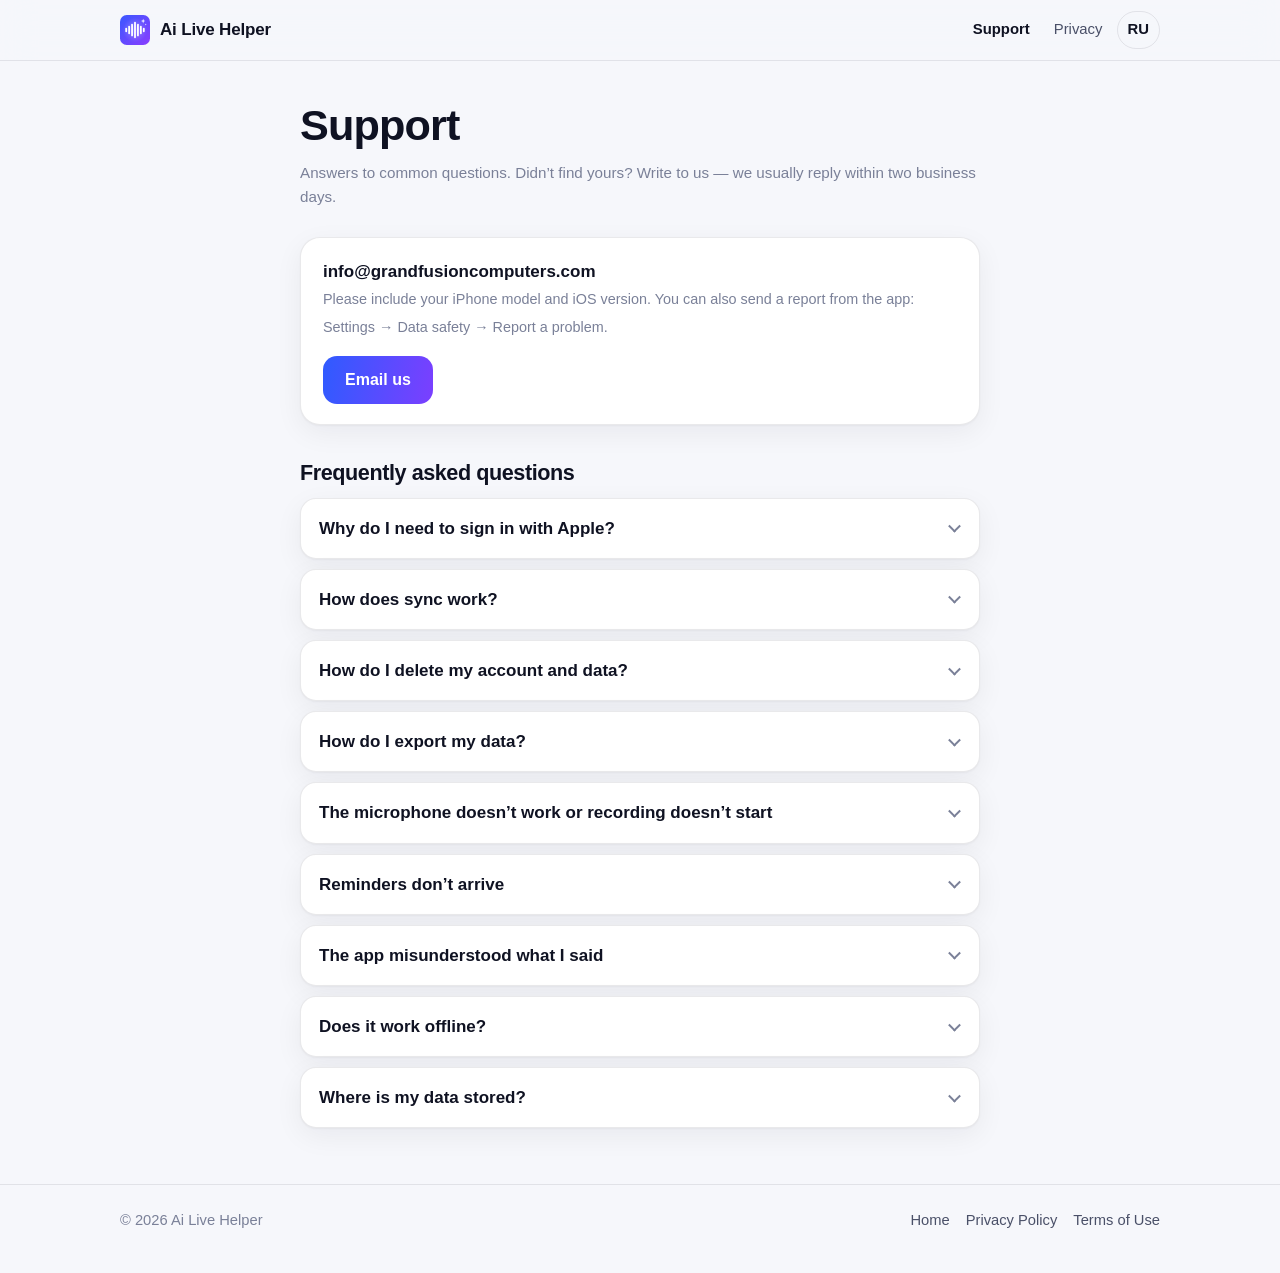
<file: support.html>
<!doctype html>
<html lang="ru">
<head>
<meta charset="utf-8">
<meta name="viewport" content="width=device-width, initial-scale=1, viewport-fit=cover">
<title>Поддержка · Support — Ai Live Helper</title>
<meta name="description" content="Ответы на частые вопросы об Ai Live Helper: вход, синхронизация, удаление и выгрузка данных, микрофон, уведомления. Support and FAQ.">
<meta name="theme-color" content="#f6f7fb" media="(prefers-color-scheme: light)">
<meta name="theme-color" content="#0b0c14" media="(prefers-color-scheme: dark)">
<link rel="icon" href="icon.svg" type="image/svg+xml">
<link rel="stylesheet" href="styles.css">
<script>if(!location.hash&&!/^(ru|uk|be|kk)/i.test(navigator.language||""))location.replace("#en");</script>
</head>
<body>

<!-- ========================= ENGLISH ========================= -->
<div class="lang-en" id="en" lang="en">
<header class="site-header">
  <div class="wrap">
    <a class="brand" href="index.html#en"><img src="icon.svg" alt="" width="30" height="30">Ai Live Helper</a>
    <nav class="nav" aria-label="Site">
      <a href="support.html#en" aria-current="page" class="hide-sm">Support</a>
      <a href="privacy.html#en" class="hide-sm">Privacy</a>
      <a class="switch" href="#ru" lang="ru" hreflang="ru" title="Русская версия">RU</a>
    </nav>
  </div>
</header>

<main class="doc">
  <div class="wrap prose">
    <h1>Support</h1>
    <p class="meta">Answers to common questions. Didn’t find yours? Write to us — we usually reply within two business days.</p>

    <div class="summary contact-card">
      <div>
        <strong>info@grandfusioncomputers.com</strong><br>
        <span class="note">Please include your iPhone model and iOS version. You can also send a report from the app: Settings → Data safety → Report a problem.</span>
      </div>
      <a class="button" href="mailto:info@grandfusioncomputers.com?subject=Ai%20Live%20Helper">Email us</a>
    </div>

    <h2>Frequently asked questions</h2>
    <div class="faq">
      <details>
        <summary>Why do I need to sign in with Apple?</summary>
        <div>
          <p>Signing in turns on smart AI parsing, the Ask chat, Plan my day, Inbox sorting and sync between your devices. Any Apple ID works.</p>
          <p>The app doesn’t receive your name or email — only an anonymous account identifier.</p>
        </div>
      </details>
      <details>
        <summary>How does sync work?</summary>
        <div>
          <p>After you sign in, your records are copied to your account and appear on your other devices signed in with the same Apple ID. With no connection, changes wait in a queue and are sent later.</p>
          <p>A badge in the corner of Today shows when something hasn’t been sent yet. To sync right away: Settings → Account → Sync.</p>
          <p>Audio of entries and receipt photos are not synced. If you sign in with a different Apple ID, sync pauses so that two accounts’ records don’t mix.</p>
        </div>
      </details>
      <details>
        <summary>How do I delete my account and data?</summary>
        <div>
          <p><strong>Account:</strong> Settings → Account → Delete account. This deletes the copy on our server, cloud attachments and the Sign in with Apple link. Records on your iPhone stay unless you also choose to erase them.</p>
          <p><strong>Single entries:</strong> deleted entries go to Trash for 30 days (Settings → Data safety → Trash); you can empty it earlier.</p>
          <p><strong>Everything on the phone:</strong> delete the app. Backups in iCloud Drive can be removed in the Files app (the app’s folder in iCloud Drive).</p>
          <p>If something doesn’t work, write to us and we’ll delete your data within 30 days.</p>
        </div>
      </details>
      <details>
        <summary>How do I export my data?</summary>
        <div>
          <p>Settings → Data safety → Export everything (Markdown and JSON). You get an archive with all entries, tasks, notes, people, projects and money records that you can open on any computer.</p>
          <p>Backups: the same Data safety section keeps automatic copies in your iCloud Drive and lets you restore from them.</p>
        </div>
      </details>
      <details>
        <summary>The microphone doesn’t work or recording doesn’t start</summary>
        <div>
          <p>Check iOS Settings → Privacy &amp; Security → Microphone and → Speech Recognition, and allow the app in both.</p>
          <p>Make sure no call or other app is using the microphone. The recognition language can be chosen in the app’s Settings.</p>
          <p>If the phone didn’t catch the words, open the entry and tap Fix the text — or type instead: the “+” button next to the microphone → Text.</p>
        </div>
      </details>
      <details>
        <summary>Reminders don’t arrive</summary>
        <div>
          <p>Allow notifications: iOS Settings → Notifications → the app → Allow Notifications, and turn on Time Sensitive.</p>
          <p>Check that a Focus or Do Not Disturb isn’t hiding them and that the reminder time is in the future (open the reminder to see it).</p>
          <p>If you mirror reminders to the system Reminders app, check that access to Reminders is allowed in iOS Settings → Privacy &amp; Security → Reminders.</p>
        </div>
      </details>
      <details>
        <summary>The app misunderstood what I said</summary>
        <div>
          <p>Open the entry: you can fix the text, Parse again, or tap Parsed incorrectly to tell us what went wrong. The phrase itself is attached only if you choose to.</p>
        </div>
      </details>
      <details>
        <summary>Does it work offline?</summary>
        <div>
          <p>Yes. Capturing, on-device parsing, notes, money, search and simple questions (“How much did I spend this month?”) work without a connection. Smart parsing, the full Ask chat and AI day planning need the internet; changes sync once you’re back online.</p>
        </div>
      </details>
      <details>
        <summary>Where is my data stored?</summary>
        <div>
          <p>On your iPhone, and after sign-in also in your account on servers in the EU (Frankfurt). Details are in the <a href="privacy.html#en">privacy policy</a>.</p>
        </div>
      </details>
    </div>
  </div>
</main>

<footer class="site-footer">
  <div class="wrap">
    <span>© 2026 Ai Live Helper</span>
    <nav aria-label="Footer">
      <a href="index.html#en">Home</a>
      <a href="privacy.html#en">Privacy Policy</a>
      <a href="terms.html#en">Terms of Use</a>
    </nav>
  </div>
</footer>
</div>

<!-- ========================= РУССКИЙ ========================= -->
<div class="lang-ru" id="ru" lang="ru">
<header class="site-header">
  <div class="wrap">
    <a class="brand" href="index.html#ru"><img src="icon.svg" alt="" width="30" height="30">Ai Live Helper</a>
    <nav class="nav" aria-label="Сайт">
      <a href="support.html#ru" aria-current="page" class="hide-sm">Поддержка</a>
      <a href="privacy.html#ru" class="hide-sm">Конфиденциальность</a>
      <a class="switch" href="#en" lang="en" hreflang="en" title="English version">EN</a>
    </nav>
  </div>
</header>

<main class="doc">
  <div class="wrap prose">
    <h1>Поддержка</h1>
    <p class="meta">Ответы на частые вопросы. Не нашли свой — напишите нам, обычно отвечаем в течение двух рабочих дней.</p>

    <div class="summary contact-card">
      <div>
        <strong>info@grandfusioncomputers.com</strong><br>
        <span class="note">Укажите модель iPhone и версию iOS. Отчёт можно отправить и из приложения: Настройки → Сохранность данных → «Сообщить о проблеме».</span>
      </div>
      <a class="button" href="mailto:info@grandfusioncomputers.com?subject=Ai%20Live%20Helper">Написать</a>
    </div>

    <h2>Частые вопросы</h2>
    <div class="faq">
      <details>
        <summary>Зачем входить через Apple?</summary>
        <div>
          <p>Вход включает умный разбор нейросетью, чат «Спросить», «Распланировать мой день», разбор входящих и синхронизацию между устройствами. Подойдёт любой Apple ID.</p>
          <p>Имя и почту приложение не получает — только анонимный идентификатор аккаунта.</p>
        </div>
      </details>
      <details>
        <summary>Как работает синхронизация?</summary>
        <div>
          <p>После входа записи копируются в ваш аккаунт и появляются на других устройствах с тем же Apple ID. Без сети изменения ждут в очереди и уходят позже.</p>
          <p>Значок в углу экрана «Сегодня» показывает, если что-то ещё не отправлено. Отправить сразу: Настройки → Аккаунт → «Синхронизировать».</p>
          <p>Звук записей и фото чеков не синхронизируются. Если войти другим Apple ID, синхронизация остановится, чтобы записи двух аккаунтов не смешались.</p>
        </div>
      </details>
      <details>
        <summary>Как удалить аккаунт и данные?</summary>
        <div>
          <p><strong>Аккаунт:</strong> Настройки → Аккаунт → «Удалить аккаунт». Удаляются копия на нашем сервере, облачные вложения и связь со входом через Apple. Записи на iPhone останутся, если вы не выберете стереть и их.</p>
          <p><strong>Отдельные записи:</strong> удалённое лежит в Корзине 30 дней (Настройки → Сохранность данных → Корзина), её можно очистить раньше.</p>
          <p><strong>Всё на телефоне:</strong> удалите приложение. Резервные копии в iCloud Drive удаляются в приложении «Файлы» (папка приложения в iCloud Drive).</p>
          <p>Если что-то не получается, напишите нам — удалим данные в течение 30 дней.</p>
        </div>
      </details>
      <details>
        <summary>Как выгрузить свои данные?</summary>
        <div>
          <p>Настройки → Сохранность данных → «Выгрузить всё (Markdown и JSON)». Получится архив со всеми записями, делами, заметками, людьми, проектами и деньгами — его можно открыть на любом компьютере.</p>
          <p>Резервные копии: в том же разделе «Сохранность данных» — автоматические копии в вашем iCloud Drive и восстановление из них.</p>
        </div>
      </details>
      <details>
        <summary>Не работает микрофон или не начинается запись</summary>
        <div>
          <p>Проверьте Настройки iOS → Конфиденциальность и безопасность → Микрофон и → Распознавание речи: приложению должен быть разрешён доступ в обоих разделах.</p>
          <p>Убедитесь, что микрофон не занят звонком или другим приложением. Язык распознавания выбирается в настройках приложения.</p>
          <p>Если телефон не расслышал, откройте запись и нажмите «Исправить текст» — или введите текстом: кнопка «+» рядом с микрофоном → «Текстом».</p>
        </div>
      </details>
      <details>
        <summary>Не приходят напоминания</summary>
        <div>
          <p>Разрешите уведомления: Настройки iOS → Уведомления → приложение → «Допуск уведомлений», и включите «Срочные уведомления».</p>
          <p>Проверьте, что их не прячет режим фокусирования или «Не беспокоить» и что время напоминания ещё не прошло (откройте напоминание).</p>
          <p>Если напоминания дублируются в системные «Напоминания», проверьте доступ: Настройки iOS → Конфиденциальность и безопасность → Напоминания.</p>
        </div>
      </details>
      <details>
        <summary>Приложение неправильно поняло фразу</summary>
        <div>
          <p>Откройте запись: можно исправить текст, нажать «Разобрать заново» или «Разобрано неправильно», чтобы рассказать нам, что пошло не так. Саму фразу мы получим, только если вы её приложите.</p>
        </div>
      </details>
      <details>
        <summary>Работает ли без интернета?</summary>
        <div>
          <p>Да. Запись, разбор на телефоне, заметки, деньги, поиск и простые вопросы («Сколько я потратил в этом месяце?») работают без сети. Умному разбору, полному чату «Спросить» и плану дня нейросетью нужен интернет; изменения синхронизируются, когда связь вернётся.</p>
        </div>
      </details>
      <details>
        <summary>Где хранятся мои данные?</summary>
        <div>
          <p>На вашем iPhone, а после входа — ещё и в вашем аккаунте на серверах в ЕС (Франкфурт). Подробно — в <a href="privacy.html#ru">политике конфиденциальности</a>.</p>
        </div>
      </details>
    </div>
  </div>
</main>

<footer class="site-footer">
  <div class="wrap">
    <span>© 2026 Ai Live Helper</span>
    <nav aria-label="Подвал">
      <a href="index.html#ru">Главная</a>
      <a href="privacy.html#ru">Конфиденциальность</a>
      <a href="terms.html#ru">Условия использования</a>
    </nav>
  </div>
</footer>
</div>

</body>
</html>
</file>
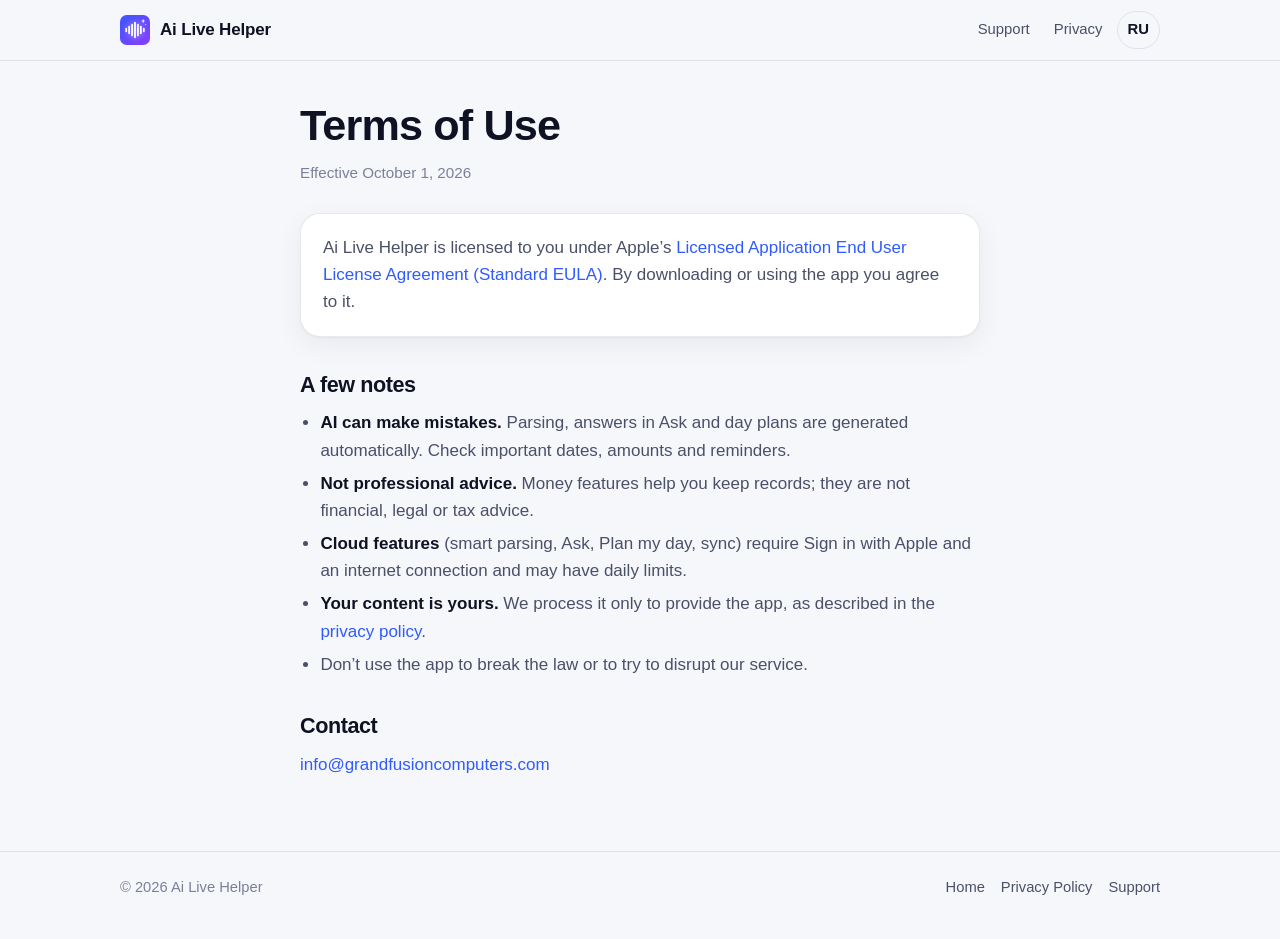
<file: terms.html>
<!doctype html>
<html lang="ru">
<head>
<meta charset="utf-8">
<meta name="viewport" content="width=device-width, initial-scale=1, viewport-fit=cover">
<title>Условия использования · Terms of Use — Ai Live Helper</title>
<meta name="description" content="Условия использования Ai Live Helper: стандартное лицензионное соглашение Apple (EULA). Terms of Use: Apple’s Standard EULA.">
<meta name="theme-color" content="#f6f7fb" media="(prefers-color-scheme: light)">
<meta name="theme-color" content="#0b0c14" media="(prefers-color-scheme: dark)">
<link rel="icon" href="icon.svg" type="image/svg+xml">
<link rel="stylesheet" href="styles.css">
<script>if(!location.hash&&!/^(ru|uk|be|kk)/i.test(navigator.language||""))location.replace("#en");</script>
</head>
<body>

<!-- ========================= ENGLISH ========================= -->
<div class="lang-en" id="en" lang="en">
<header class="site-header">
  <div class="wrap">
    <a class="brand" href="index.html#en"><img src="icon.svg" alt="" width="30" height="30">Ai Live Helper</a>
    <nav class="nav" aria-label="Site">
      <a href="support.html#en" class="hide-sm">Support</a>
      <a href="privacy.html#en" class="hide-sm">Privacy</a>
      <a class="switch" href="#ru" lang="ru" hreflang="ru" title="Русская версия">RU</a>
    </nav>
  </div>
</header>

<main class="doc">
  <div class="wrap prose">
    <h1>Terms of Use</h1>
    <p class="meta">Effective October 1, 2026</p>

    <div class="summary">
      <p style="margin:0">Ai Live Helper is licensed to you under Apple’s <a href="https://www.apple.com/legal/internet-services/itunes/dev/stdeula/" rel="noopener">Licensed Application End User License Agreement (Standard EULA)</a>. By downloading or using the app you agree to it.</p>
    </div>

    <h2>A few notes</h2>
    <ul>
      <li><strong>AI can make mistakes.</strong> Parsing, answers in Ask and day plans are generated automatically. Check important dates, amounts and reminders.</li>
      <li><strong>Not professional advice.</strong> Money features help you keep records; they are not financial, legal or tax advice.</li>
      <li><strong>Cloud features</strong> (smart parsing, Ask, Plan my day, sync) require Sign in with Apple and an internet connection and may have daily limits.</li>
      <li><strong>Your content is yours.</strong> We process it only to provide the app, as described in the <a href="privacy.html#en">privacy policy</a>.</li>
      <li>Don’t use the app to break the law or to try to disrupt our service.</li>
    </ul>

    <h2>Contact</h2>
    <p><a href="mailto:info@grandfusioncomputers.com">info@grandfusioncomputers.com</a></p>
  </div>
</main>

<footer class="site-footer">
  <div class="wrap">
    <span>© 2026 Ai Live Helper</span>
    <nav aria-label="Footer">
      <a href="index.html#en">Home</a>
      <a href="privacy.html#en">Privacy Policy</a>
      <a href="support.html#en">Support</a>
    </nav>
  </div>
</footer>
</div>

<!-- ========================= РУССКИЙ ========================= -->
<div class="lang-ru" id="ru" lang="ru">
<header class="site-header">
  <div class="wrap">
    <a class="brand" href="index.html#ru"><img src="icon.svg" alt="" width="30" height="30">Ai Live Helper</a>
    <nav class="nav" aria-label="Сайт">
      <a href="support.html#ru" class="hide-sm">Поддержка</a>
      <a href="privacy.html#ru" class="hide-sm">Конфиденциальность</a>
      <a class="switch" href="#en" lang="en" hreflang="en" title="English version">EN</a>
    </nav>
  </div>
</header>

<main class="doc">
  <div class="wrap prose">
    <h1>Условия использования</h1>
    <p class="meta">Действуют с 1 октября 2026 г.</p>

    <div class="summary">
      <p style="margin:0">Ai Live Helper предоставляется по стандартному лицензионному соглашению Apple — <a href="https://www.apple.com/legal/internet-services/itunes/dev/stdeula/" rel="noopener">Licensed Application End User License Agreement (Standard EULA)</a>. Скачивая приложение или пользуясь им, вы принимаете это соглашение.</p>
    </div>

    <h2>Несколько уточнений</h2>
    <ul>
      <li><strong>Нейросеть может ошибаться.</strong> Разбор фраз, ответы в «Спросить» и план дня составляются автоматически. Проверяйте важные даты, суммы и напоминания.</li>
      <li><strong>Это не профессиональный совет.</strong> Раздел «Деньги» помогает вести учёт и не является финансовой, юридической или налоговой консультацией.</li>
      <li><strong>Облачные функции</strong> (умный разбор, «Спросить», «Распланировать мой день», синхронизация) требуют входа через Apple и интернета и могут иметь дневные лимиты.</li>
      <li><strong>Ваши записи принадлежат вам.</strong> Мы обрабатываем их только для работы приложения, как описано в <a href="privacy.html#ru">политике конфиденциальности</a>.</li>
      <li>Не используйте приложение для нарушения закона или попыток помешать работе сервиса.</li>
    </ul>

    <h2>Контакты</h2>
    <p><a href="mailto:info@grandfusioncomputers.com">info@grandfusioncomputers.com</a></p>
  </div>
</main>

<footer class="site-footer">
  <div class="wrap">
    <span>© 2026 Ai Live Helper</span>
    <nav aria-label="Подвал">
      <a href="index.html#ru">Главная</a>
      <a href="privacy.html#ru">Конфиденциальность</a>
      <a href="support.html#ru">Поддержка</a>
    </nav>
  </div>
</footer>
</div>

</body>
</html>
</file>
<file: styles.css>
/* Ai Live Helper — общий стиль сайта.
   Без внешних шрифтов и скриптов: страница не делает ни одного запроса
   к сторонним серверам. Светлая и тёмная тема — по настройке системы. */

:root {
  --bg: #f6f7fb;
  --surface: #ffffff;
  --surface-2: #eef1fb;
  --text: #0f1222;
  --text-2: #4a5068;
  --text-3: #7a8098;
  --border: rgba(15, 18, 34, 0.09);
  --accent: #2f5bff;
  --accent-2: #7b3fff;
  --accent-soft: rgba(47, 91, 255, 0.1);
  --ok: #0f8a6b;
  --shadow: 0 1px 2px rgba(15, 18, 34, 0.04), 0 8px 28px rgba(15, 18, 34, 0.06);
  --radius: 20px;
  --radius-sm: 12px;
  --max: 1080px;
  --prose: 720px;
  --font: -apple-system, BlinkMacSystemFont, "SF Pro Text", "Segoe UI", Inter, Roboto, "Helvetica Neue", Arial, sans-serif;
  --font-display: -apple-system, BlinkMacSystemFont, "SF Pro Display", "Segoe UI", Inter, Roboto, "Helvetica Neue", Arial, sans-serif;
  color-scheme: light dark;
}

@media (prefers-color-scheme: dark) {
  :root {
    --bg: #0b0c14;
    --surface: #151726;
    --surface-2: #1c1f33;
    --text: #f2f3fa;
    --text-2: #b4b8cc;
    --text-3: #8488a0;
    --border: rgba(255, 255, 255, 0.09);
    --accent: #6f8bff;
    --accent-2: #a37bff;
    --accent-soft: rgba(111, 139, 255, 0.14);
    --ok: #3ccf9f;
    --shadow: 0 1px 2px rgba(0, 0, 0, 0.3), 0 10px 30px rgba(0, 0, 0, 0.35);
  }
}

*, *::before, *::after { box-sizing: border-box; }

html { -webkit-text-size-adjust: 100%; scroll-behavior: smooth; }

body {
  margin: 0;
  background: var(--bg);
  color: var(--text);
  font: 17px/1.6 var(--font);
  -webkit-font-smoothing: antialiased;
  text-rendering: optimizeLegibility;
}

img, svg { display: block; max-width: 100%; }

a { color: var(--accent); text-decoration: none; }
a:hover { text-decoration: underline; text-underline-offset: 3px; }
a:focus-visible, summary:focus-visible, .button:focus-visible {
  outline: 3px solid var(--accent);
  outline-offset: 3px;
  border-radius: 8px;
}

h1, h2, h3 { font-family: var(--font-display); line-height: 1.15; letter-spacing: -0.02em; margin: 0; }
h1 { font-size: clamp(2.1rem, 7vw, 3.6rem); font-weight: 800; }
h2 { font-size: clamp(1.5rem, 4.5vw, 2.1rem); font-weight: 750; }
h3 { font-size: 1.12rem; font-weight: 700; letter-spacing: -0.01em; }
p { margin: 0 0 1em; }

.wrap { width: 100%; max-width: var(--max); margin: 0 auto; padding: 0 20px; }
.prose { max-width: var(--prose); }

/* ——— Язык: оба варианта на странице, переключение без скриптов (:target).
   По умолчанию русский; #en показывает английский. Английский блок идёт
   первым, чтобы селектор соседа мог спрятать русский. ——— */
.lang-en { display: none; }
.lang-en:target { display: block; }
.lang-en:target ~ .lang-ru { display: none; }

/* ——— Шапка ——— */
.site-header {
  position: sticky;
  top: 0;
  z-index: 10;
  background: color-mix(in srgb, var(--bg) 82%, transparent);
  backdrop-filter: saturate(160%) blur(16px);
  -webkit-backdrop-filter: saturate(160%) blur(16px);
  border-bottom: 1px solid var(--border);
}
.site-header .wrap { display: flex; align-items: center; gap: 12px; min-height: 60px; }
.brand { display: flex; align-items: center; gap: 10px; color: var(--text); font-weight: 750; letter-spacing: -0.01em; }
.brand:hover { text-decoration: none; }
.brand svg { width: 30px; height: 30px; border-radius: 8px; }
.nav { margin-left: auto; display: flex; align-items: center; gap: 4px; flex-wrap: wrap; justify-content: flex-end; }
.nav a { color: var(--text-2); font-size: 0.93rem; padding: 6px 10px; border-radius: 999px; }
.nav a:hover { color: var(--text); background: var(--surface-2); text-decoration: none; }
.nav a[aria-current="page"] { color: var(--text); font-weight: 600; }
.nav .switch { border: 1px solid var(--border); font-weight: 600; color: var(--text); }
@media (max-width: 520px) {
  .nav .hide-sm { display: none; }
}

/* ——— Первый экран ——— */
.hero { position: relative; overflow: hidden; padding: 56px 0 40px; }
.hero::before {
  content: "";
  position: absolute;
  inset: -40% -20% auto;
  height: 520px;
  background:
    radial-gradient(closest-side, color-mix(in srgb, var(--accent) 28%, transparent), transparent 70%) 20% 40% / 60% 100% no-repeat,
    radial-gradient(closest-side, color-mix(in srgb, var(--accent-2) 24%, transparent), transparent 70%) 80% 20% / 55% 90% no-repeat;
  pointer-events: none;
  z-index: -1;
}
.hero .icon { width: 96px; height: 96px; border-radius: 22px; box-shadow: 0 14px 40px rgba(47, 91, 255, 0.35); margin-bottom: 24px; }
.hero h1 .grad {
  background: linear-gradient(100deg, var(--accent), var(--accent-2));
  -webkit-background-clip: text;
  background-clip: text;
  color: transparent;
}
.lead { font-size: clamp(1.08rem, 2.6vw, 1.3rem); color: var(--text-2); max-width: 640px; margin: 18px 0 28px; }
.example {
  display: inline-block;
  font-size: 1rem;
  color: var(--text);
  background: var(--surface);
  border: 1px solid var(--border);
  border-radius: 16px 16px 16px 4px;
  padding: 12px 16px;
  box-shadow: var(--shadow);
  max-width: 560px;
}
.chips { display: flex; flex-wrap: wrap; gap: 8px; margin: 12px 0 28px; }
.chip {
  display: inline-flex; align-items: center; gap: 6px;
  font-size: 0.9rem; font-weight: 600;
  padding: 6px 12px; border-radius: 999px;
  background: var(--accent-soft); color: var(--accent);
}
.chip.money { background: color-mix(in srgb, var(--ok) 14%, transparent); color: var(--ok); }

.actions { display: flex; flex-wrap: wrap; gap: 12px; align-items: center; }
.button {
  display: inline-flex; align-items: center; justify-content: center; gap: 8px;
  min-height: 48px; padding: 0 22px; border-radius: 14px;
  font-weight: 650; font-size: 1rem;
  background: linear-gradient(100deg, var(--accent), var(--accent-2));
  color: #fff;
}
.button:hover { text-decoration: none; filter: brightness(1.06); }
.button.secondary { background: var(--surface); color: var(--text); border: 1px solid var(--border); }
.button[aria-disabled="true"] { cursor: default; }
.note { font-size: 0.9rem; color: var(--text-3); }

/* ——— Разделы ——— */
section { padding: 36px 0; }
.section-title { margin-bottom: 8px; }
.section-lead { color: var(--text-2); margin-bottom: 24px; max-width: 640px; }

.grid { display: grid; gap: 14px; grid-template-columns: 1fr; }
@media (min-width: 640px) { .grid { grid-template-columns: repeat(2, 1fr); } }
@media (min-width: 960px) { .grid.three { grid-template-columns: repeat(3, 1fr); } }

.card {
  background: var(--surface);
  border: 1px solid var(--border);
  border-radius: var(--radius);
  padding: 22px;
  box-shadow: var(--shadow);
}
.card p { color: var(--text-2); margin: 6px 0 0; font-size: 0.98rem; }
.card .glyph {
  width: 42px; height: 42px; border-radius: 12px;
  display: grid; place-items: center;
  background: var(--accent-soft); color: var(--accent);
  margin-bottom: 14px;
}
.card .glyph svg { width: 22px; height: 22px; }

.privacy-band {
  background: linear-gradient(135deg, color-mix(in srgb, var(--accent) 12%, var(--surface)), color-mix(in srgb, var(--accent-2) 12%, var(--surface)));
  border: 1px solid var(--border);
  border-radius: 28px;
  padding: 28px 22px;
}
.checks { list-style: none; padding: 0; margin: 16px 0 0; display: grid; gap: 10px; }
.checks li { position: relative; padding-left: 30px; color: var(--text-2); }
.checks li::before {
  content: "";
  position: absolute; left: 0; top: 0.35em;
  width: 18px; height: 18px; border-radius: 50%;
  background: var(--ok) url("data:image/svg+xml,%3Csvg xmlns='http://www.w3.org/2000/svg' viewBox='0 0 24 24' fill='none' stroke='white' stroke-width='3.2' stroke-linecap='round' stroke-linejoin='round'%3E%3Cpath d='M6 12.5l4 4 8-9'/%3E%3C/svg%3E") center / 12px no-repeat;
}

/* ——— Текстовые страницы: политика, условия, поддержка ——— */
.doc { padding: 40px 0 24px; }
.doc h1 { font-size: clamp(1.9rem, 6vw, 2.7rem); margin-bottom: 10px; }
.doc .meta { color: var(--text-3); font-size: 0.95rem; margin-bottom: 28px; }
.doc h2 { font-size: 1.35rem; margin: 36px 0 12px; }
.doc h3 { margin: 22px 0 8px; }
.doc p, .doc li { color: var(--text-2); }
.doc strong { color: var(--text); }
.doc ul { padding-left: 1.2em; margin: 0 0 1em; }
.doc li { margin: 0.35em 0; }
.summary {
  background: var(--surface);
  border: 1px solid var(--border);
  border-radius: var(--radius);
  padding: 20px 22px;
  box-shadow: var(--shadow);
}
.summary ul { margin: 0; }

.table-wrap { overflow-x: auto; -webkit-overflow-scrolling: touch; margin: 0 0 1em; border: 1px solid var(--border); border-radius: var(--radius-sm); }
table { border-collapse: collapse; width: 100%; min-width: 520px; font-size: 0.95rem; background: var(--surface); }
th, td { text-align: left; vertical-align: top; padding: 12px 14px; border-bottom: 1px solid var(--border); }
th { font-weight: 650; color: var(--text); background: var(--surface-2); }
td { color: var(--text-2); }
tr:last-child td { border-bottom: 0; }

/* ——— Вопросы и ответы ——— */
.faq { display: grid; gap: 10px; }
.faq details {
  background: var(--surface);
  border: 1px solid var(--border);
  border-radius: 16px;
  padding: 0 18px;
  box-shadow: var(--shadow);
}
.faq summary {
  cursor: pointer;
  list-style: none;
  font-weight: 650;
  padding: 16px 28px 16px 0;
  position: relative;
}
.faq summary::-webkit-details-marker { display: none; }
.faq summary::after {
  content: "";
  position: absolute; right: 2px; top: 50%;
  width: 9px; height: 9px;
  border-right: 2px solid var(--text-3); border-bottom: 2px solid var(--text-3);
  transform: translateY(-70%) rotate(45deg);
  transition: transform 0.2s ease;
}
.faq details[open] summary::after { transform: translateY(-30%) rotate(-135deg); }
.faq details > div { padding: 0 0 16px; color: var(--text-2); }
.faq details > div p:last-child { margin-bottom: 0; }

.contact-card { display: flex; flex-wrap: wrap; gap: 16px; align-items: center; justify-content: space-between; }

/* ——— Подвал ——— */
.site-footer { border-top: 1px solid var(--border); margin-top: 32px; padding: 24px 0 40px; color: var(--text-3); font-size: 0.92rem; }
.site-footer .wrap { display: flex; flex-wrap: wrap; gap: 10px 20px; align-items: center; justify-content: space-between; }
.site-footer nav { display: flex; flex-wrap: wrap; gap: 6px 16px; }
.site-footer a { color: var(--text-2); }

@media (prefers-reduced-motion: reduce) {
  html { scroll-behavior: auto; }
  .faq summary::after { transition: none; }
}
</file>
